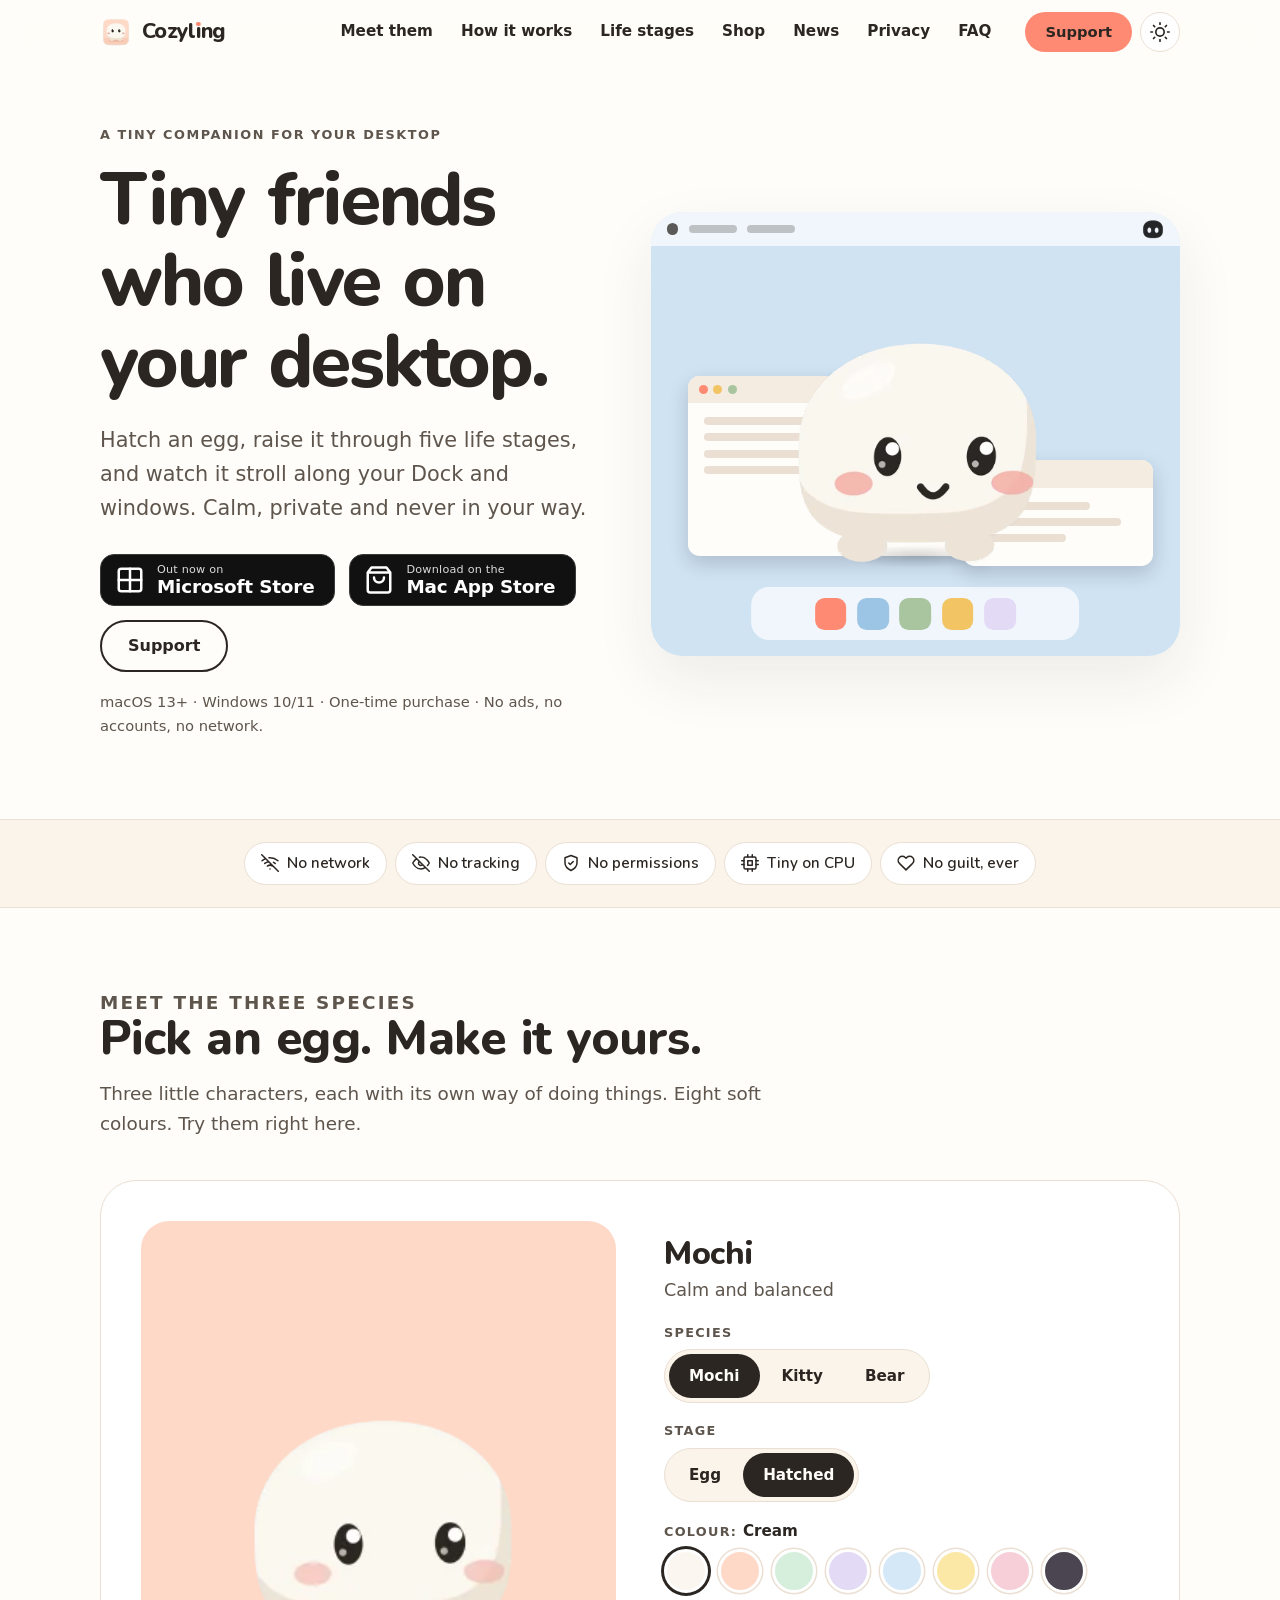
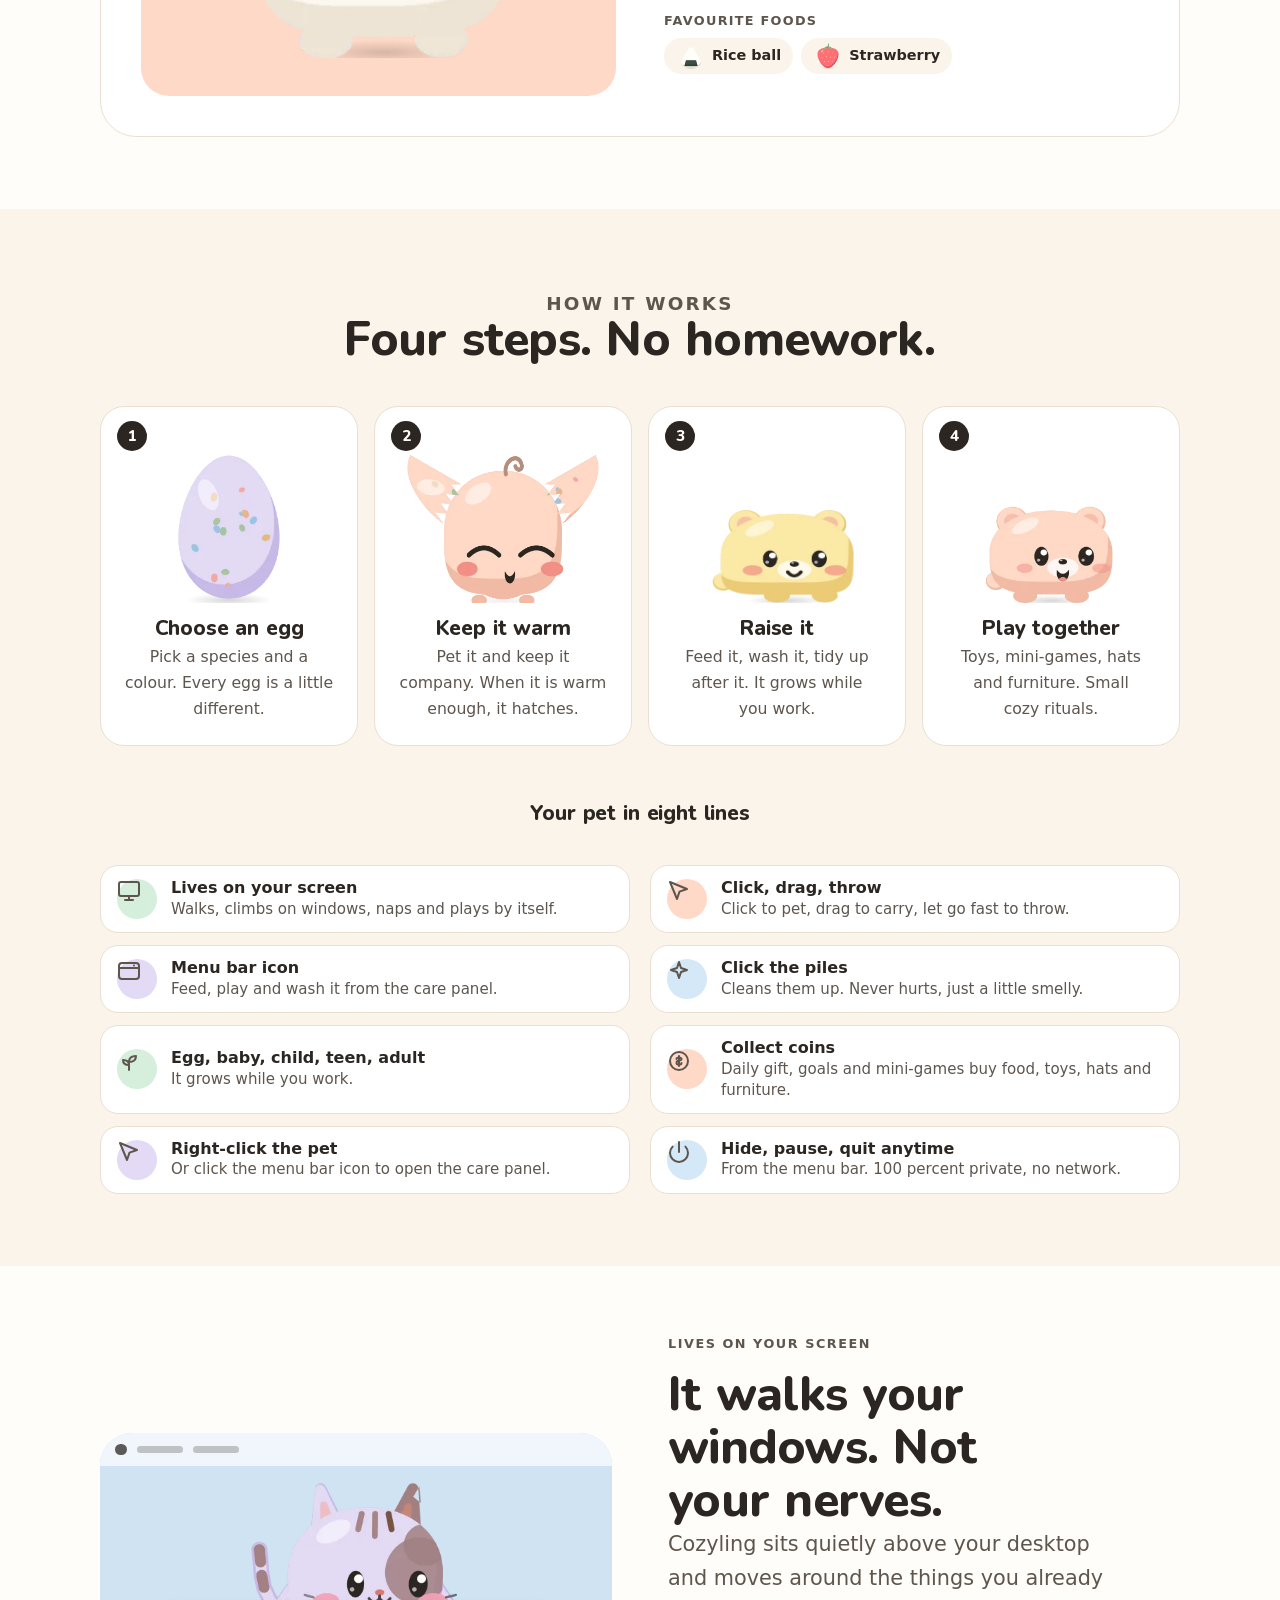
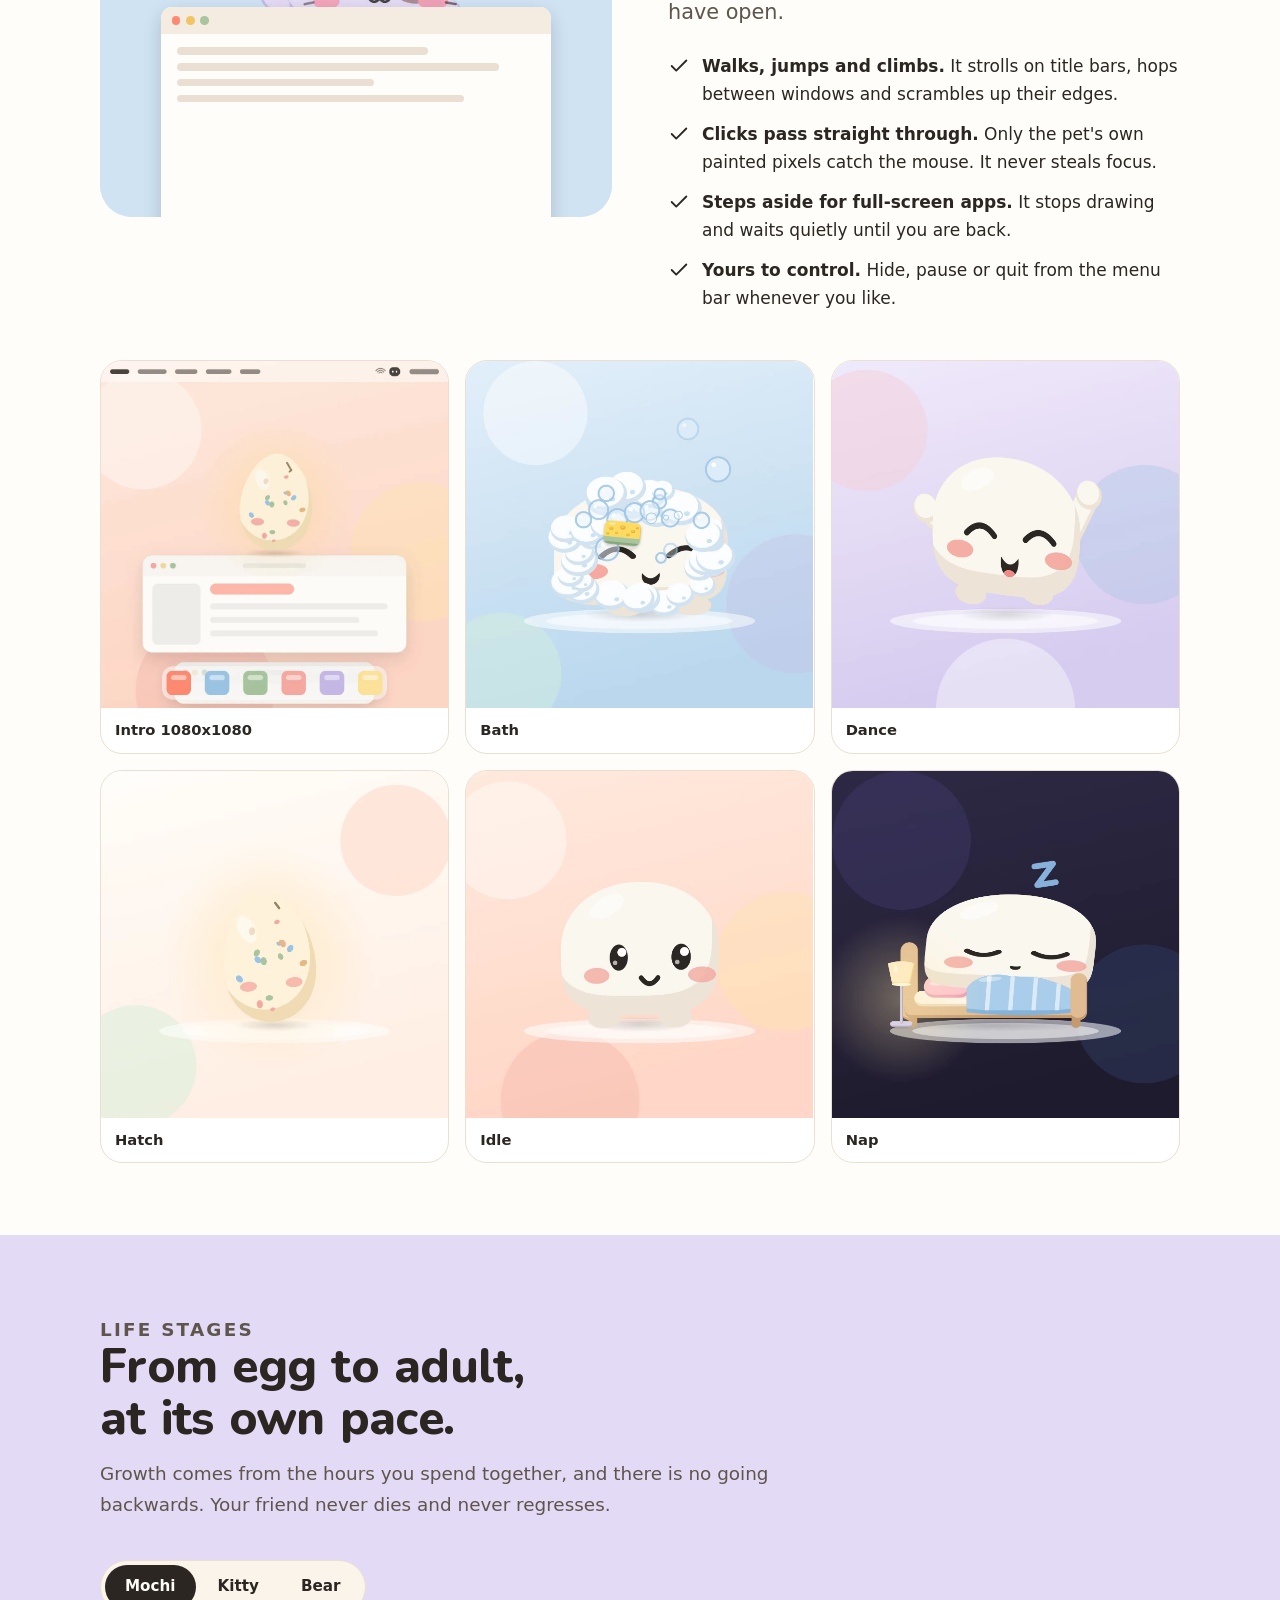
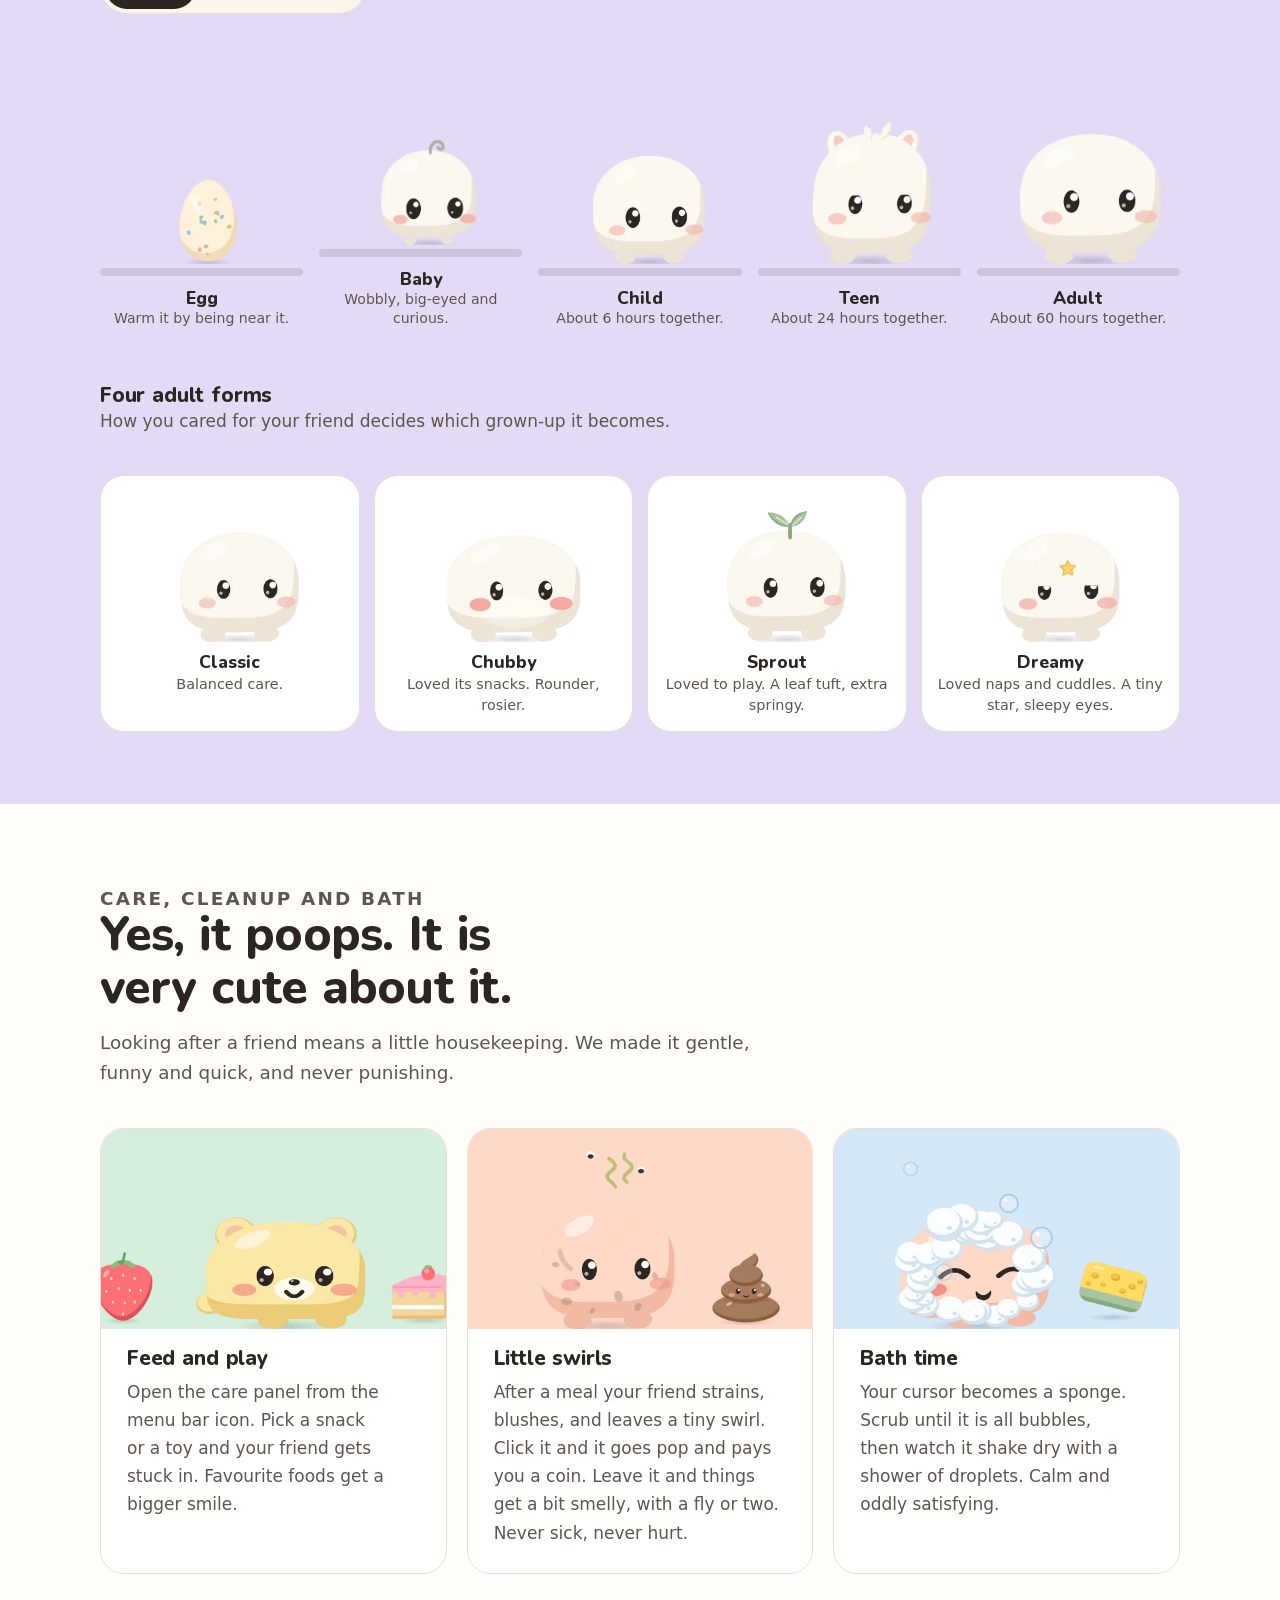
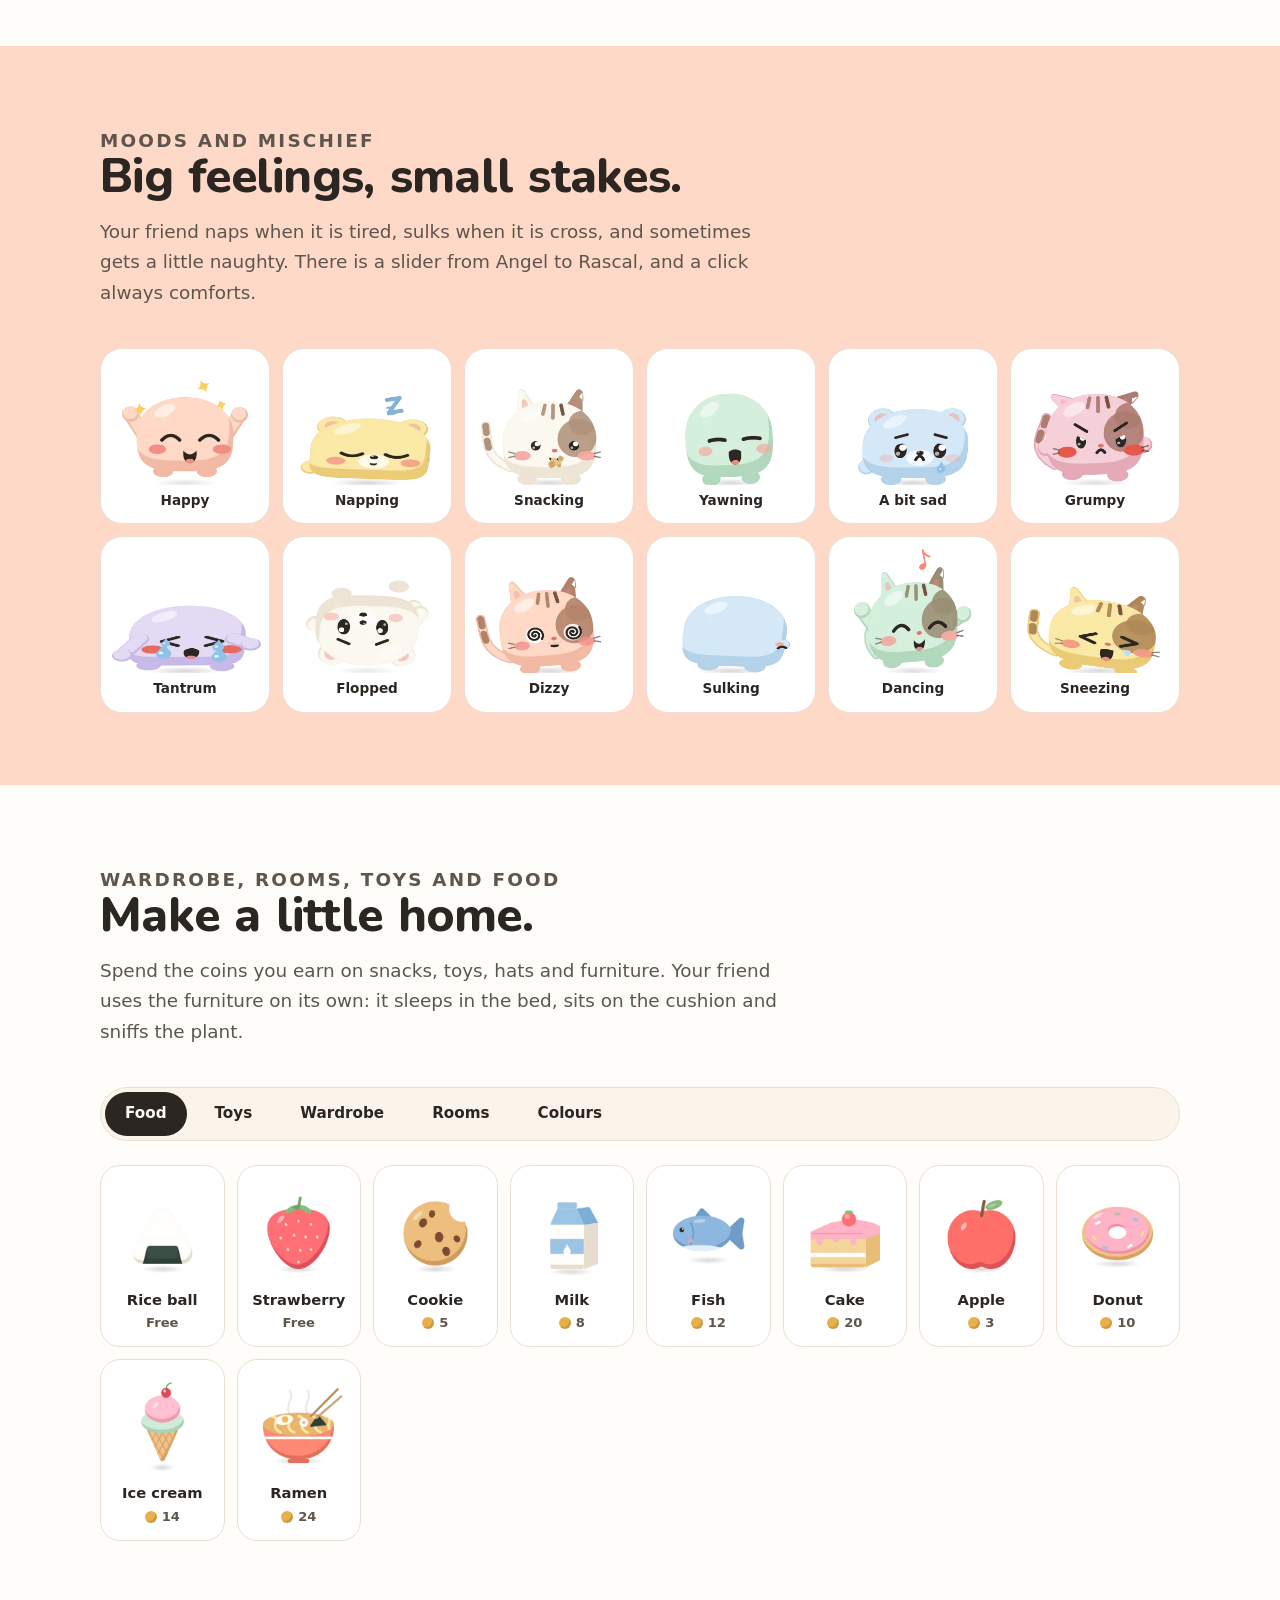
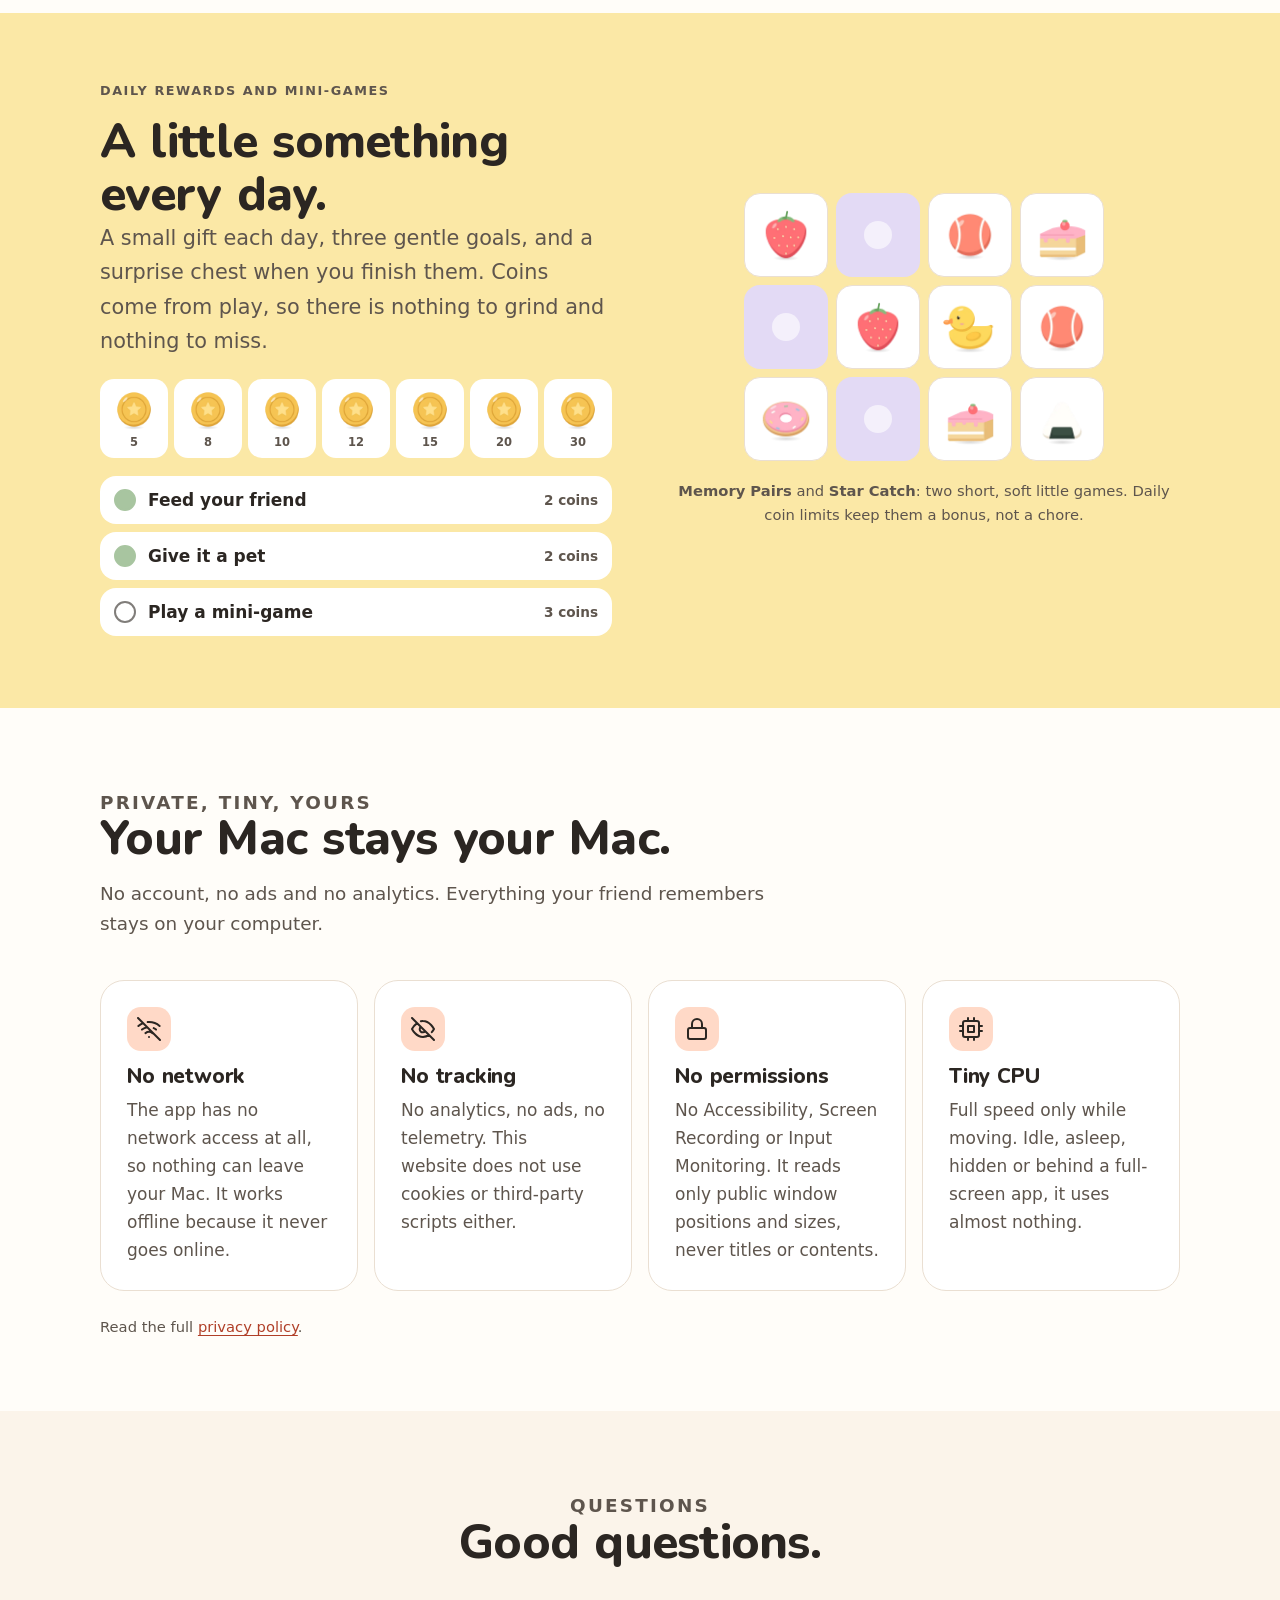
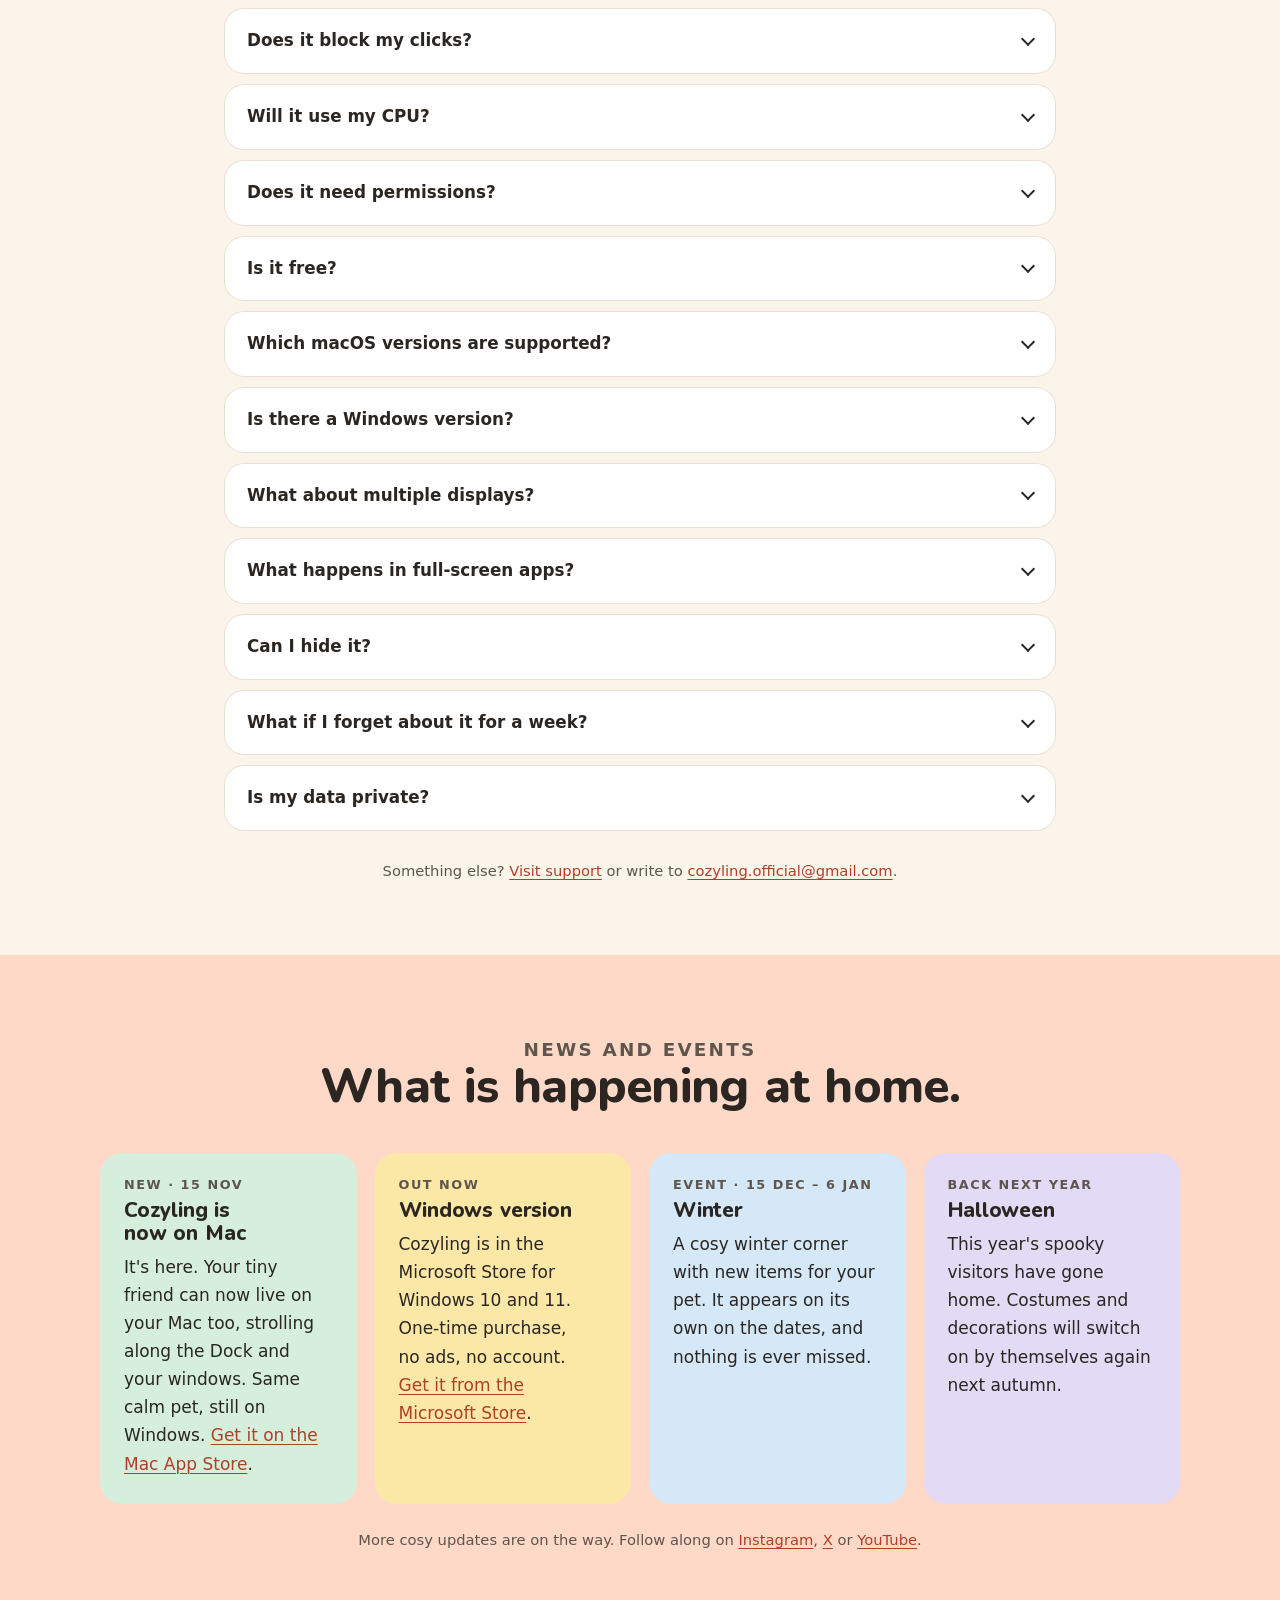
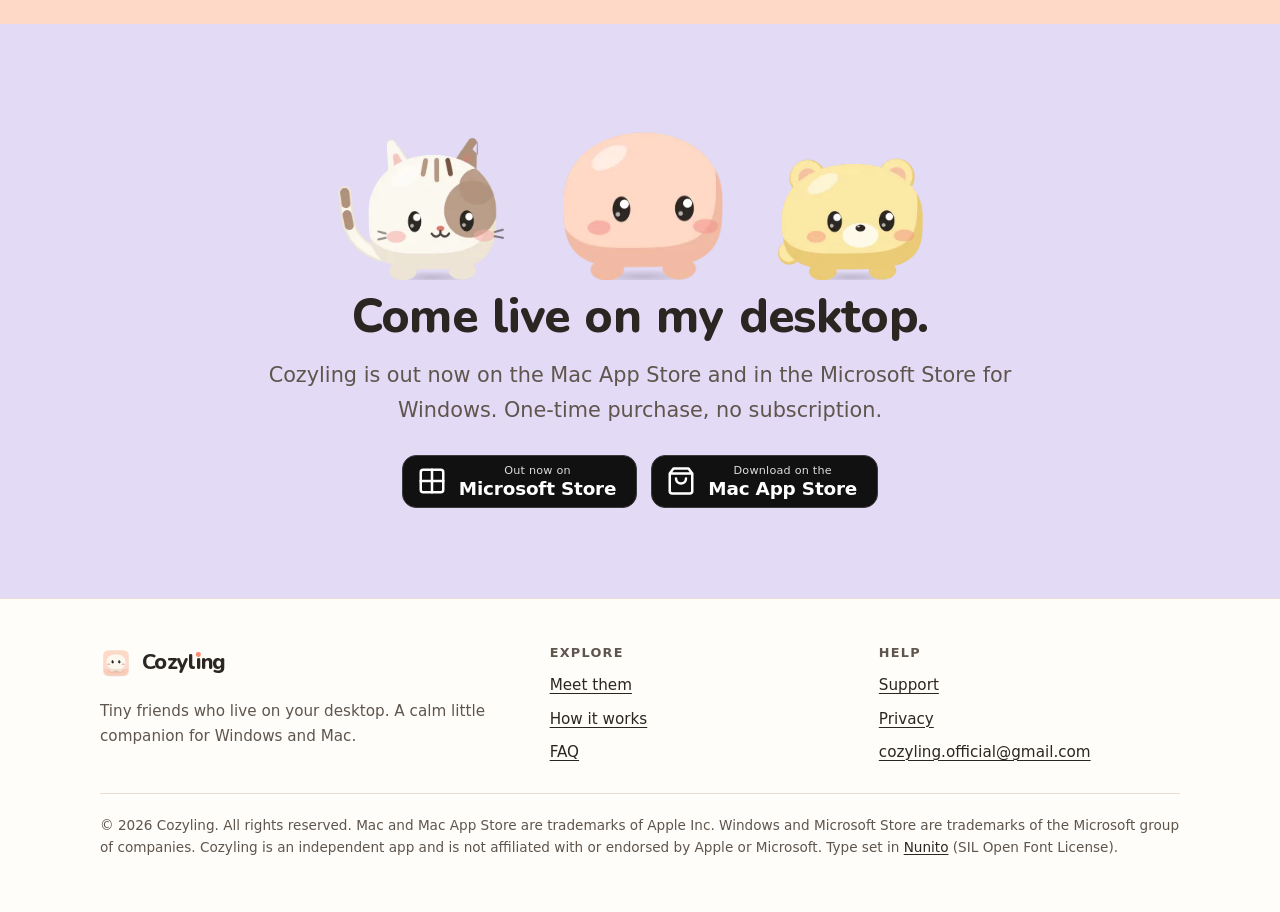
<file: index.html>
<!doctype html>
<html lang="en">
<head>
<meta charset="utf-8">
<meta name="viewport" content="width=device-width, initial-scale=1">
<title>Cozyling: Tiny friends who live on your desktop.</title>
<meta name="description" content="Cozyling is a calm desktop pet for Mac and Windows, out now on both. Hatch an egg, raise it through five life stages, and watch it stroll along your Dock and windows. Private, tiny on CPU, never in your way.">
<meta name="robots" content="index,follow">
<link rel="canonical" href="https://ianshinvl-ui.github.io/cozyling/">
<meta name="theme-color" content="#FFFDF9" media="(prefers-color-scheme: light)">
<meta name="theme-color" content="#1F1B2E" media="(prefers-color-scheme: dark)">
<meta name="color-scheme" content="light dark">
<link rel="icon" href="favicon.ico" sizes="48x48">
<link rel="icon" type="image/png" sizes="32x32" href="favicon-32.png">
<link rel="icon" type="image/png" sizes="16x16" href="favicon-16.png">
<link rel="apple-touch-icon" href="apple-touch-icon.png">
<link rel="manifest" href="site.webmanifest">
<meta property="og:type" content="website">
<meta property="og:site_name" content="Cozyling">
<meta property="og:title" content="Cozyling: Tiny friends who live on your desktop.">
<meta property="og:description" content="Cozyling is a calm desktop pet for Mac and Windows, out now on both. Hatch an egg, raise it through five life stages, and watch it stroll along your Dock and windows. Private, tiny on CPU, never in your way.">
<meta property="og:url" content="https://ianshinvl-ui.github.io/cozyling/">
<meta property="og:image" content="https://ianshinvl-ui.github.io/cozyling/assets/og.png">
<meta property="og:image:width" content="1200">
<meta property="og:image:height" content="630">
<meta property="og:image:alt" content="Cozyling: Tiny friends who live on your desktop.">
<meta property="og:locale" content="en_US">
<meta name="twitter:card" content="summary_large_image">
<meta name="twitter:title" content="Cozyling: Tiny friends who live on your desktop.">
<meta name="twitter:description" content="Cozyling is a calm desktop pet for Mac and Windows, out now on both. Hatch an egg, raise it through five life stages, and watch it stroll along your Dock and windows. Private, tiny on CPU, never in your way.">
<meta name="twitter:image" content="https://ianshinvl-ui.github.io/cozyling/assets/og.png">
<meta name="twitter:image:alt" content="Cozyling: Tiny friends who live on your desktop.">
<script>try{var t=localStorage.getItem('theme');if(t==='dark'||t==='light')document.documentElement.setAttribute('data-theme',t)}catch(e){}</script>

<link rel="preload" href="fonts/nunito-latin-var.woff2" as="font" type="font/woff2" crossorigin>
<link rel="stylesheet" href="assets/site.css">
<script type="application/ld+json">{"@context": "https://schema.org", "@type": "SoftwareApplication", "name": "Cozyling", "description": "Cozyling is a calm desktop pet for Windows and Mac. Hatch & raise a desktop pet.", "applicationCategory": "GameApplication", "applicationSubCategory": "EntertainmentApplication", "operatingSystem": "Windows 10, Windows 11", "url": "https://ianshinvl-ui.github.io/cozyling/", "image": "https://ianshinvl-ui.github.io/cozyling/assets/og.png", "inLanguage": "en", "offers": {"@type": "Offer", "url": "https://apps.microsoft.com/detail/9plnmm74v230", "availability": "https://schema.org/InStock"}}</script>
<script type="application/ld+json">{"@context": "https://schema.org", "@type": "FAQPage", "mainEntity": [{"@type": "Question", "name": "Does it block my clicks?", "acceptedAnswer": {"@type": "Answer", "text": "No. Clicks pass straight through to the apps underneath. The only places that catch them are the pet's own painted pixels and the little things you can pick up, like toys and furniture. It never steals keyboard focus either."}}, {"@type": "Question", "name": "Will it use my CPU?", "acceptedAnswer": {"@type": "Answer", "text": "Hardly any. Cozyling draws at full speed only while something is moving. When your friend is idle or asleep it slows right down, and it draws nothing while hidden or while a full-screen app is in front."}}, {"@type": "Question", "name": "Does it need permissions?", "acceptedAnswer": {"@type": "Answer", "text": "No. There is no Accessibility, Screen Recording or Input Monitoring request, and no pop-ups asking for access. To walk along your windows it reads only their public position and size, never their titles or what is inside them."}}, {"@type": "Question", "name": "Is it free?", "acceptedAnswer": {"@type": "Answer", "text": "It is a one-time purchase from the Mac App Store (Mac) or the Microsoft Store (Windows). No subscription, no ads, no account, and nothing you have to keep paying to keep your friend."}}, {"@type": "Question", "name": "Which macOS versions are supported?", "acceptedAnswer": {"@type": "Answer", "text": "macOS 13 or later: Ventura and newer, on Apple silicon and Intel Macs."}}, {"@type": "Question", "name": "Is there a Windows version?", "acceptedAnswer": {"@type": "Answer", "text": "Yes. Cozyling for Windows 10 and 11 is out now in the Microsoft Store. The Mac version is out now in the Mac App Store."}}, {"@type": "Question", "name": "What about multiple displays?", "acceptedAnswer": {"@type": "Answer", "text": "Cozyling knows about every display you have connected, so your friend can live wherever your windows are."}}, {"@type": "Question", "name": "What happens in full-screen apps?", "acceptedAnswer": {"@type": "Answer", "text": "By default your friend steps out of the way and stops drawing while a full-screen app is active. You can change that in Settings."}}, {"@type": "Question", "name": "Can I hide it?", "acceptedAnswer": {"@type": "Answer", "text": "Any time. The menu bar icon lets you hide, pause or quit in one click. Launch at login is optional and off until you switch it on."}}, {"@type": "Question", "name": "What if I forget about it for a week?", "acceptedAnswer": {"@type": "Answer", "text": "Nothing bad happens, ever. There is no death, no guilt and no game over. If its needs run low your friend just looks sleepy or a little sad, and a snack fixes everything."}}, {"@type": "Question", "name": "Is my data private?", "acceptedAnswer": {"@type": "Answer", "text": "Completely. The app has no network access, no analytics and no account. Everything it remembers stays on your Mac."}}]}</script>
</head>
<body>
<a class="skip" href="#main">Skip to content</a>
<header class="site-head">
  <div class="wrap">
    <a class="logo" href="index.html" aria-label="Cozyling home"><img src="assets/img/app-icon.webp" width="32" height="32" alt=""><span aria-hidden="true">Cozyl<span class="idot">ı</span>ng</span><span class="sr">Cozyling</span></a>
    <nav class="nav" aria-label="Main">
      <a href="index.html#meet">Meet them</a><a href="index.html#how">How it works</a><a href="index.html#stages">Life stages</a><a href="index.html#shop">Shop</a><a href="index.html#events">News</a><a href="index.html#privacy">Privacy</a><a href="index.html#faq">FAQ</a>
    </nav>
    <div class="head-tools">
      <a class="btn btn-accent btn-sm" href="support.html">Support</a>
      <button class="icon-btn" id="theme-toggle" type="button" aria-label="Dark mode" aria-pressed="false"><span class="theme-ico-sun"><svg class="" viewBox="0 0 24 24" fill="none" stroke="currentColor" stroke-width="2" stroke-linecap="round" stroke-linejoin="round" aria-hidden="true" focusable="false"><circle cx="12" cy="12" r="5"/><path d="M12 1v2M12 21v2M4.2 4.2l1.4 1.4M18.4 18.4l1.4 1.4M1 12h2M21 12h2M4.2 19.8l1.4-1.4M18.4 5.6l1.4-1.4"/></svg></span><span class="theme-ico-moon"><svg class="" viewBox="0 0 24 24" fill="none" stroke="currentColor" stroke-width="2" stroke-linecap="round" stroke-linejoin="round" aria-hidden="true" focusable="false"><path d="M21 12.8A9 9 0 1 1 11.2 3 7 7 0 0 0 21 12.8z"/></svg></span></button>
      <details class="mnav"><summary class="icon-btn" aria-label="Menu"><svg viewBox="0 0 24 24" fill="none" stroke="currentColor" stroke-width="2" stroke-linecap="round" aria-hidden="true"><path d="M4 7h16M4 12h16M4 17h16"/></svg></summary>
        <ul><li><a href="index.html#meet">Meet them</a></li><li><a href="index.html#how">How it works</a></li><li><a href="index.html#stages">Life stages</a></li><li><a href="index.html#shop">Shop</a></li><li><a href="index.html#events">News</a></li><li><a href="index.html#privacy">Privacy</a></li><li><a href="index.html#faq">FAQ</a></li></ul></details>
    </div>
  </div>
</header>

<main id="main">

<section class="hero">
  <div class="wrap">
    <div>
      <p class="eyebrow">A tiny companion for your desktop</p>
      <h1>Tiny friends who live on your desktop.</h1>
      <p class="lead">Hatch an egg, raise it through five life stages, and watch it stroll along your Dock and windows. Calm, private and never in your way.</p>
      <div class="cta-row"><a class="badge" href="https://apps.microsoft.com/detail/9plnmm74v230" aria-label="Get Cozyling from the Microsoft Store"><svg class="" viewBox="0 0 24 24" fill="none" stroke="currentColor" stroke-width="2" stroke-linecap="round" stroke-linejoin="round" aria-hidden="true" focusable="false"><rect x="3" y="3" width="18" height="18" rx="2"/><path d="M3 12h18M12 3v18"/></svg><span><small>Out now on</small><strong>Microsoft Store</strong></span></a><a class="badge" href="https://apps.apple.com/app/id6822063268?ct=site" aria-label="Download Cozyling on the Mac App Store"><svg class="" viewBox="0 0 24 24" fill="none" stroke="currentColor" stroke-width="2" stroke-linecap="round" stroke-linejoin="round" aria-hidden="true" focusable="false"><path d="M6 2L3 6v14a2 2 0 0 0 2 2h14a2 2 0 0 0 2-2V6l-3-4zM3 6h18M16 10a4 4 0 0 1-8 0"/></svg><span><small>Download on the</small><strong>Mac App Store</strong></span></a><a class="btn btn-ghost" href="support.html">Support</a></div>
      <p class="fine">macOS 13+ &middot; Windows 10/11 &middot; One-time purchase &middot; No ads, no accounts, no network.</p>
    </div>
    <div class="hero-art"><div class="scene has-video" role="img" aria-label="A little round friend standing on a window title bar on a Mac desktop, with a baby friend on another window and an egg by the Dock."><div class="mb"><i></i><span></span><span></span><img class="menubar-ico" src="assets/img/menubar.webp" width="22" height="22" alt=""></div><div class="win win-a"><div class="tb"><i></i><i></i><i></i></div><div class="ln"><b></b><b></b><b></b><b></b></div></div><div class="win win-b"><div class="tb"><i></i><i></i><i></i></div><div class="ln"><b></b><b></b><b></b></div></div><div class="dockbar"><i style="--c:#FF8A73"></i><i style="--c:#9CC4E4"></i><i style="--c:#A8C5A0"></i><i style="--c:#F2C464"></i><i style="--c:#E3DAF5"></i></div><img src="assets/img/hero_egg.webp" width="176" height="248" alt="" class="pet pet-egg" loading="eager" decoding="async"><img src="assets/img/hero_baby.webp" width="252" height="275" alt="" class="pet pet-baby" loading="eager" decoding="async"><img src="assets/img/hero_mochi.webp" width="323" height="294" alt="" class="pet pet-main" fetchpriority="high" decoding="async"><svg class="heart" style="left:36cqw;top:13cqw" viewBox="0 0 24 24" fill="currentColor" aria-hidden="true"><path stroke="none" d="M20.8 4.6a5.5 5.5 0 0 0-7.8 0L12 5.7l-1-1.1a5.5 5.5 0 0 0-7.8 7.8l1 1.1L12 21.2l7.8-7.7 1-1.1a5.5 5.5 0 0 0 0-7.8z"/></svg><svg class="heart" style="left:44cqw;top:16cqw" viewBox="0 0 24 24" fill="currentColor" aria-hidden="true"><path stroke="none" d="M20.8 4.6a5.5 5.5 0 0 0-7.8 0L12 5.7l-1-1.1a5.5 5.5 0 0 0-7.8 7.8l1 1.1L12 21.2l7.8-7.7 1-1.1a5.5 5.5 0 0 0 0-7.8z"/></svg><svg class="heart" style="left:30cqw;top:17cqw" viewBox="0 0 24 24" fill="currentColor" aria-hidden="true"><path stroke="none" d="M20.8 4.6a5.5 5.5 0 0 0-7.8 0L12 5.7l-1-1.1a5.5 5.5 0 0 0-7.8 7.8l1 1.1L12 21.2l7.8-7.7 1-1.1a5.5 5.5 0 0 0 0-7.8z"/></svg><span class="bubble" aria-hidden="true">hi!</span><video data-autoplay muted loop playsinline preload="none" aria-hidden="true" tabindex="-1" poster="assets/img/hero_poster.webp"><source data-src="assets/video/hero_loop.webm" type="video/webm"><source data-src="assets/video/hero_loop.mp4" type="video/mp4"></video></div></div>
  </div>
</section>

<div class="trust"><div class="wrap"><ul class="pillrow">
  <li class="pill"><svg class="" viewBox="0 0 24 24" fill="none" stroke="currentColor" stroke-width="2" stroke-linecap="round" stroke-linejoin="round" aria-hidden="true" focusable="false"><path d="M1 1l22 22M16.7 11.1A11 11 0 0 1 19 12.6M5 12.6a11 11 0 0 1 5.2-2.4M10.7 5.1A16 16 0 0 1 22.6 9M1.4 9a16 16 0 0 1 4.7-2.9M8.5 16.1a6 6 0 0 1 7 0M12 20h.01"/></svg> No network</li><li class="pill"><svg class="" viewBox="0 0 24 24" fill="none" stroke="currentColor" stroke-width="2" stroke-linecap="round" stroke-linejoin="round" aria-hidden="true" focusable="false"><path d="M17.9 17.9A10.9 10.9 0 0 1 12 20c-7 0-11-8-11-8a18.5 18.5 0 0 1 5.1-5.9M9.9 4.2A9 9 0 0 1 12 4c7 0 11 8 11 8a18.5 18.5 0 0 1-2.2 3.2M14.1 14.1a3 3 0 1 1-4.2-4.2M1 1l22 22"/></svg> No tracking</li><li class="pill"><svg class="" viewBox="0 0 24 24" fill="none" stroke="currentColor" stroke-width="2" stroke-linecap="round" stroke-linejoin="round" aria-hidden="true" focusable="false"><path d="M12 22s8-4 8-10V5l-8-3-8 3v7c0 6 8 10 8 10z"/><path d="M9 12l2 2 4-4"/></svg> No permissions</li>
  <li class="pill"><svg class="" viewBox="0 0 24 24" fill="none" stroke="currentColor" stroke-width="2" stroke-linecap="round" stroke-linejoin="round" aria-hidden="true" focusable="false"><rect x="4" y="4" width="16" height="16" rx="2"/><rect x="9" y="9" width="6" height="6"/><path d="M9 1v3M15 1v3M9 20v3M15 20v3M20 9h3M20 14h3M1 9h3M1 14h3"/></svg> Tiny on CPU</li><li class="pill"><svg class="" viewBox="0 0 24 24" fill="none" stroke="currentColor" stroke-width="2" stroke-linecap="round" stroke-linejoin="round" aria-hidden="true" focusable="false"><path d="M20.8 4.6a5.5 5.5 0 0 0-7.8 0L12 5.7l-1-1.1a5.5 5.5 0 0 0-7.8 7.8l1 1.1L12 21.2l7.8-7.7 1-1.1a5.5 5.5 0 0 0 0-7.8z"/></svg> No guilt, ever</li>
</ul></div></div>

<section class="section" id="meet">
  <div class="wrap">
    <div class="head-block"><p class="eyebrow">Meet the three species</p><h2>Pick an egg. Make it yours.</h2><p>Three little characters, each with its own way of doing things. Eight soft colours. Try them right here.</p></div>
    <div class="picker" id="picker">
      <div class="picker-stage" id="picker-stage" style="background-color:var(--peach)"><img src="assets/img/pick_mochi_adult_mochi.webp" width="259" height="207" alt="Mochi in cream" id="picker-img" loading="eager" decoding="async"></div>
      <div>
        <h3 id="picker-name">Mochi</h3>
        <p class="tagline" id="picker-tag">Calm and balanced</p>
        <span class="ctl-label" id="l-sp">Species</span>
        <div class="seg" role="group" aria-labelledby="l-sp"><button type="button" data-sp="mochi" aria-pressed="true">Mochi</button><button type="button" data-sp="kitty" aria-pressed="false">Kitty</button><button type="button" data-sp="bear" aria-pressed="false">Bear</button></div>
        <span class="ctl-label" id="l-mode">Stage</span>
        <div class="seg" role="group" aria-labelledby="l-mode"><button type="button" data-mode="egg" aria-pressed="false">Egg</button><button type="button" data-mode="adult" aria-pressed="true">Hatched</button></div>
        <span class="ctl-label">Colour: <span id="picker-color" style="text-transform:none;letter-spacing:0;font-size:.95rem;color:var(--ink)">Cream</span></span>
        <div class="swatches" role="group" aria-label="Colour"><button type="button" data-color="mochi" aria-pressed="true" aria-label="Cream" title="Cream" style="--c:#FBF7F0"></button><button type="button" data-color="peach" aria-pressed="false" aria-label="Peach" title="Peach" style="--c:#FFD9C7"></button><button type="button" data-color="mint" aria-pressed="false" aria-label="Mint" title="Mint" style="--c:#D5EFDC"></button><button type="button" data-color="lavender" aria-pressed="false" aria-label="Lavender" title="Lavender" style="--c:#E3DAF5"></button><button type="button" data-color="sky" aria-pressed="false" aria-label="Sky" title="Sky" style="--c:#D4E8F7"></button><button type="button" data-color="butter" aria-pressed="false" aria-label="Butter" title="Butter" style="--c:#FBE8A6"></button><button type="button" data-color="rose" aria-pressed="false" aria-label="Rose" title="Rose" style="--c:#F6CFD8"></button><button type="button" data-color="charcoal" aria-pressed="false" aria-label="Charcoal" title="Charcoal" style="--c:#4A4550"></button></div>
        <span class="ctl-label">Favourite foods</span>
        <ul class="chips" id="picker-foods"><li class="chip"><img src="assets/img/item_food_onigiri.webp" width="240" height="240" alt="" loading="eager" decoding="async">Rice ball</li><li class="chip"><img src="assets/img/item_food_strawberry.webp" width="240" height="240" alt="" loading="eager" decoding="async">Strawberry</li></ul>
      </div>
    </div>
  </div>
</section>

<section class="section band" id="how">
  <div class="wrap">
    <div class="head-block center"><p class="eyebrow">How it works</p><h2>Four steps. No homework.</h2></div>
    <ol class="steps">
      <li class="step"><div class="art"><img src="assets/img/hero_egg.webp" width="176" height="248" alt="A speckled egg" loading="lazy" decoding="async"></div><h3>Choose an egg</h3><p>Pick a species and a colour. Every egg is a little different.</p></li>
      <li class="step"><div class="art"><img src="assets/img/hatch_mochi.webp" width="378" height="288" alt="An egg cracking open" loading="lazy" decoding="async"></div><h3>Keep it warm</h3><p>Pet it and keep it company. When it is warm enough, it hatches.</p></li>
      <li class="step"><div class="art"><img src="assets/img/care_clean.webp" width="365" height="316" alt="A happy bear sitting" loading="lazy" decoding="async"></div><h3>Raise it</h3><p>Feed it, wash it, tidy up after it. It grows while you work.</p></li>
      <li class="step"><div class="art"><img src="assets/img/mood_play.webp" width="302" height="244" alt="A pet playing" loading="lazy" decoding="async"></div><h3>Play together</h3><p>Toys, mini-games, hats and furniture. Small cozy rituals.</p></li>
    </ol>
    <h3 style="margin-top:56px;text-align:center">Your pet in eight lines</h3>
    <ul class="howto"><li class="c1"><span class="ico"><svg class="" viewBox="0 0 24 24" fill="none" stroke="currentColor" stroke-width="2" stroke-linecap="round" stroke-linejoin="round" aria-hidden="true" focusable="false"><rect x="2" y="3" width="20" height="14" rx="2"/><path d="M8 21h8M12 17v4"/></svg></span><div><strong>Lives on your screen</strong><span>Walks, climbs on windows, naps and plays by itself.</span></div></li><li class="c2"><span class="ico"><svg class="" viewBox="0 0 24 24" fill="none" stroke="currentColor" stroke-width="2" stroke-linecap="round" stroke-linejoin="round" aria-hidden="true" focusable="false"><path d="M3 3l7 17 2.5-7.4L20 10 3 3z"/></svg></span><div><strong>Click, drag, throw</strong><span>Click to pet, drag to carry, let go fast to throw.</span></div></li><li class="c3"><span class="ico"><svg class="" viewBox="0 0 24 24" fill="none" stroke="currentColor" stroke-width="2" stroke-linecap="round" stroke-linejoin="round" aria-hidden="true" focusable="false"><rect x="2" y="4" width="20" height="16" rx="3"/><path d="M2 9h20M17 6.5h.01"/></svg></span><div><strong>Menu bar icon</strong><span>Feed, play and wash it from the care panel.</span></div></li><li class="c4"><span class="ico"><svg class="" viewBox="0 0 24 24" fill="none" stroke="currentColor" stroke-width="2" stroke-linecap="round" stroke-linejoin="round" aria-hidden="true" focusable="false"><path d="M12 3l2 6 6 2-6 2-2 6-2-6-6-2 6-2z"/></svg></span><div><strong>Click the piles</strong><span>Cleans them up. Never hurts, just a little smelly.</span></div></li><li class="c1"><span class="ico"><svg class="" viewBox="0 0 24 24" fill="none" stroke="currentColor" stroke-width="2" stroke-linecap="round" stroke-linejoin="round" aria-hidden="true" focusable="false"><path d="M12 21v-8M12 13c0-4 3-6 7-6 0 4-3 6-7 6zM12 16c0-3-2-5-6-5 0 3 2 5 6 5z"/></svg></span><div><strong>Egg, baby, child, teen, adult</strong><span>It grows while you work.</span></div></li><li class="c2"><span class="ico"><svg class="" viewBox="0 0 24 24" fill="none" stroke="currentColor" stroke-width="2" stroke-linecap="round" stroke-linejoin="round" aria-hidden="true" focusable="false"><circle cx="12" cy="12" r="9"/><path d="M12 7v10M9.5 10c0-1 1-1.6 2.5-1.6s2.5.6 2.5 1.6-1 1.4-2.5 1.6S9.5 13 9.5 14s1 1.6 2.5 1.6 2.5-.6 2.5-1.6"/></svg></span><div><strong>Collect coins</strong><span>Daily gift, goals and mini-games buy food, toys, hats and furniture.</span></div></li><li class="c3"><span class="ico"><svg class="" viewBox="0 0 24 24" fill="none" stroke="currentColor" stroke-width="2" stroke-linecap="round" stroke-linejoin="round" aria-hidden="true" focusable="false"><path d="M3 3l7 17 2.5-7.4L20 10 3 3z"/></svg></span><div><strong>Right-click the pet</strong><span>Or click the menu bar icon to open the care panel.</span></div></li><li class="c4"><span class="ico"><svg class="" viewBox="0 0 24 24" fill="none" stroke="currentColor" stroke-width="2" stroke-linecap="round" stroke-linejoin="round" aria-hidden="true" focusable="false"><path d="M18.4 6.6a9 9 0 1 1-12.8 0M12 2v10"/></svg></span><div><strong>Hide, pause, quit anytime</strong><span>From the menu bar. 100 percent private, no network.</span></div></li></ul>
  </div>
</section>

<section class="section" id="screen">
  <div class="wrap split">
    <div class="frame"><div class="scene" style="position:absolute;inset:0;aspect-ratio:auto;border-radius:0;box-shadow:none;width:100%;height:100%" role="img" aria-label="A pet peeking over the top of a window"><div class="mb"><i></i><span></span><span></span></div><div class="win" style="left:12cqw;top:34cqw;width:76cqw;height:50cqw"><div class="tb"><i></i><i></i><i></i></div><div class="ln"><b></b><b></b><b></b><b></b></div></div><img src="assets/img/hero_peek.webp" width="307" height="196" alt="" class="pet pet-peek" loading="eager" decoding="async"></div></div>
    <div>
      <p class="eyebrow">Lives on your screen</p>
      <h2>It walks your windows. Not your nerves.</h2>
      <p class="lead">Cozyling sits quietly above your desktop and moves around the things you already have open.</p>
      <ul class="ticks">
        <li><svg class="" viewBox="0 0 24 24" fill="none" stroke="currentColor" stroke-width="2" stroke-linecap="round" stroke-linejoin="round" aria-hidden="true" focusable="false"><path d="M20 6L9 17l-5-5"/></svg><span><b>Walks, jumps and climbs.</b> It strolls on title bars, hops between windows and scrambles up their edges.</span></li>
        <li><svg class="" viewBox="0 0 24 24" fill="none" stroke="currentColor" stroke-width="2" stroke-linecap="round" stroke-linejoin="round" aria-hidden="true" focusable="false"><path d="M20 6L9 17l-5-5"/></svg><span><b>Clicks pass straight through.</b> Only the pet's own painted pixels catch the mouse. It never steals focus.</span></li>
        <li><svg class="" viewBox="0 0 24 24" fill="none" stroke="currentColor" stroke-width="2" stroke-linecap="round" stroke-linejoin="round" aria-hidden="true" focusable="false"><path d="M20 6L9 17l-5-5"/></svg><span><b>Steps aside for full-screen apps.</b> It stops drawing and waits quietly until you are back.</span></li>
        <li><svg class="" viewBox="0 0 24 24" fill="none" stroke="currentColor" stroke-width="2" stroke-linecap="round" stroke-linejoin="round" aria-hidden="true" focusable="false"><path d="M20 6L9 17l-5-5"/></svg><span><b>Yours to control.</b> Hide, pause or quit from the menu bar whenever you like.</span></li>
      </ul>
    </div>
  </div>
  <div class="wrap"><div class="loops"><figure><video data-autoplay muted loop playsinline preload="none" aria-label="Intro 1080x1080" poster="assets/img/intro_1080x1080_loop_poster.webp"><source data-src="assets/video/intro_1080x1080_loop.mp4" type="video/mp4"></video><figcaption>Intro 1080x1080</figcaption></figure><figure><video data-autoplay muted loop playsinline preload="none" aria-label="Bath" poster="assets/img/loop_bath_720_poster.webp"><source data-src="assets/video/loop_bath_720.webm" type="video/webm"><source data-src="assets/video/loop_bath_720.mp4" type="video/mp4"></video><figcaption>Bath</figcaption></figure><figure><video data-autoplay muted loop playsinline preload="none" aria-label="Dance" poster="assets/img/loop_dance_720_poster.webp"><source data-src="assets/video/loop_dance_720.webm" type="video/webm"><source data-src="assets/video/loop_dance_720.mp4" type="video/mp4"></video><figcaption>Dance</figcaption></figure><figure><video data-autoplay muted loop playsinline preload="none" aria-label="Hatch" poster="assets/img/loop_hatch_720_poster.webp"><source data-src="assets/video/loop_hatch_720.webm" type="video/webm"><source data-src="assets/video/loop_hatch_720.mp4" type="video/mp4"></video><figcaption>Hatch</figcaption></figure><figure><video data-autoplay muted loop playsinline preload="none" aria-label="Idle" poster="assets/img/loop_idle_720_poster.webp"><source data-src="assets/video/loop_idle_720.webm" type="video/webm"><source data-src="assets/video/loop_idle_720.mp4" type="video/mp4"></video><figcaption>Idle</figcaption></figure><figure><video data-autoplay muted loop playsinline preload="none" aria-label="Nap" poster="assets/img/loop_nap_720_poster.webp"><source data-src="assets/video/loop_nap_720.webm" type="video/webm"><source data-src="assets/video/loop_nap_720.mp4" type="video/mp4"></video><figcaption>Nap</figcaption></figure></div></div>
</section>


<section class="section band band-lav" id="stages">
  <div class="wrap">
    <div class="head-block"><p class="eyebrow">Life stages</p><h2>From egg to adult, at its own pace.</h2><p>Growth comes from the hours you spend together, and there is no going backwards. Your friend never dies and never regresses.</p></div>
    <div class="seg mini-tabs" role="group" aria-label="Species"><button type="button" data-sp="mochi" aria-pressed="true">Mochi</button><button type="button" data-sp="kitty" aria-pressed="false">Kitty</button><button type="button" data-sp="bear" aria-pressed="false">Bear</button></div>
    <ol class="stages" id="stage-list"><li><div class="pic" style="--s:0.55"><img data-stage="egg" src="assets/img/stage_mochi_egg.webp" width="259" height="227" alt="Mochi egg" loading="eager" decoding="async"></div><div class="base"></div><b>Egg</b><small>Warm it by being near it.</small></li><li><div class="pic" style="--s:0.62"><img data-stage="baby" src="assets/img/stage_mochi_baby.webp" width="259" height="227" alt="Mochi baby" loading="eager" decoding="async"></div><div class="base"></div><b>Baby</b><small>Wobbly, big-eyed and curious.</small></li><li><div class="pic" style="--s:0.76"><img data-stage="child" src="assets/img/stage_mochi_child.webp" width="259" height="227" alt="Mochi child" loading="eager" decoding="async"></div><div class="base"></div><b>Child</b><small>About 6 hours together.</small></li><li><div class="pic" style="--s:0.9"><img data-stage="teen" src="assets/img/stage_mochi_teen.webp" width="259" height="227" alt="Mochi teen" loading="eager" decoding="async"></div><div class="base"></div><b>Teen</b><small>About 24 hours together.</small></li><li><div class="pic" style="--s:1"><img data-stage="adult" src="assets/img/stage_mochi_adult.webp" width="259" height="227" alt="Mochi adult" loading="eager" decoding="async"></div><div class="base"></div><b>Adult</b><small>About 60 hours together.</small></li></ol>
    <h3 style="margin-top:56px">Four adult forms</h3>
    <p style="color:var(--ink2)">How you cared for your friend decides which grown-up it becomes.</p>
    <ul class="forms" id="form-list"><li><img data-form="classic" src="assets/img/form_mochi_classic.webp" width="259" height="227" alt="Mochi adult, classic form" loading="lazy" decoding="async"><b>Classic</b><small>Balanced care.</small></li><li><img data-form="chubby" src="assets/img/form_mochi_chubby.webp" width="259" height="227" alt="Mochi adult, chubby form" loading="lazy" decoding="async"><b>Chubby</b><small>Loved its snacks. Rounder, rosier.</small></li><li><img data-form="sprout" src="assets/img/form_mochi_sprout.webp" width="259" height="227" alt="Mochi adult, sprout form" loading="lazy" decoding="async"><b>Sprout</b><small>Loved to play. A leaf tuft, extra springy.</small></li><li><img data-form="dreamy" src="assets/img/form_mochi_dreamy.webp" width="259" height="227" alt="Mochi adult, dreamy form" loading="lazy" decoding="async"><b>Dreamy</b><small>Loved naps and cuddles. A tiny star, sleepy eyes.</small></li></ul>
  </div>
</section>

<section class="section" id="care">
  <div class="wrap">
    <div class="head-block"><p class="eyebrow">Care, cleanup and bath</p><h2>Yes, it poops. It is very cute about it.</h2><p>Looking after a friend means a little housekeeping. We made it gentle, funny and quick, and never punishing.</p></div>
    <div class="grid g3">
      <article class="card care-card"><div class="art" style="--c:var(--mint)"><img src="assets/img/item_food_strawberry.webp" width="240" height="240" alt="" class="sm" loading="lazy" decoding="async"><img src="assets/img/care_clean.webp" width="365" height="316" alt="A happy bear" loading="lazy" decoding="async"><img src="assets/img/item_food_cake.webp" width="240" height="240" alt="" class="sm" loading="lazy" decoding="async"></div><h3>Feed and play</h3><p>Open the care panel from the menu bar icon. Pick a snack or a toy and your friend gets stuck in. Favourite foods get a bigger smile.</p></article>
      <article class="card care-card"><div class="art" style="--c:var(--peach)"><img src="assets/img/care_dirty.webp" width="365" height="316" alt="A pet with stink lines" loading="lazy" decoding="async"><img src="assets/img/item_art_poop.webp" width="240" height="240" alt="" class="sm" loading="lazy" decoding="async"></div><h3>Little swirls</h3><p>After a meal your friend strains, blushes, and leaves a tiny swirl. Click it and it goes pop and pays you a coin. Leave it and things get a bit smelly, with a fly or two. Never sick, never hurt.</p></article>
      <article class="card care-card"><div class="art" style="--c:var(--sky)"><img src="assets/img/care_bath.webp" width="365" height="316" alt="A pet covered in soap foam" loading="lazy" decoding="async"><img src="assets/img/item_art_sponge.webp" width="240" height="240" alt="" class="sm" loading="lazy" decoding="async"></div><h3>Bath time</h3><p>Your cursor becomes a sponge. Scrub until it is all bubbles, then watch it shake dry with a shower of droplets. Calm and oddly satisfying.</p></article>
    </div>
  </div>
</section>

<section class="section band band-peach" id="moods">
  <div class="wrap">
    <div class="head-block"><p class="eyebrow">Moods and mischief</p><h2>Big feelings, small stakes.</h2><p>Your friend naps when it is tired, sulks when it is cross, and sometimes gets a little naughty. There is a slider from Angel to Rascal, and a click always comforts.</p></div>
    <ul class="moods"><li><img src="assets/img/mood_happy.webp" width="302" height="244" alt="Happy" loading="lazy" decoding="async"><span>Happy</span></li><li><img src="assets/img/mood_sleep.webp" width="302" height="244" alt="Napping" loading="lazy" decoding="async"><span>Napping</span></li><li><img src="assets/img/mood_eat.webp" width="302" height="244" alt="Snacking" loading="lazy" decoding="async"><span>Snacking</span></li><li><img src="assets/img/mood_yawn.webp" width="302" height="244" alt="Yawning" loading="lazy" decoding="async"><span>Yawning</span></li><li><img src="assets/img/mood_sad.webp" width="302" height="244" alt="A bit sad" loading="lazy" decoding="async"><span>A bit sad</span></li><li><img src="assets/img/mood_angry.webp" width="302" height="244" alt="Grumpy" loading="lazy" decoding="async"><span>Grumpy</span></li><li><img src="assets/img/mood_tantrum.webp" width="302" height="244" alt="Tantrum" loading="lazy" decoding="async"><span>Tantrum</span></li><li><img src="assets/img/mood_flopped.webp" width="302" height="244" alt="Flopped" loading="lazy" decoding="async"><span>Flopped</span></li><li><img src="assets/img/mood_dizzy.webp" width="302" height="244" alt="Dizzy" loading="lazy" decoding="async"><span>Dizzy</span></li><li><img src="assets/img/mood_sulk.webp" width="302" height="244" alt="Sulking" loading="lazy" decoding="async"><span>Sulking</span></li><li><img src="assets/img/mood_dance.webp" width="302" height="244" alt="Dancing" loading="lazy" decoding="async"><span>Dancing</span></li><li><img src="assets/img/mood_sneeze.webp" width="302" height="244" alt="Sneezing" loading="lazy" decoding="async"><span>Sneezing</span></li></ul>
  </div>
</section>

<section class="section" id="shop">
  <div class="wrap">
    <div class="head-block"><p class="eyebrow">Wardrobe, rooms, toys and food</p><h2>Make a little home.</h2><p>Spend the coins you earn on snacks, toys, hats and furniture. Your friend uses the furniture on its own: it sleeps in the bed, sits on the cushion and sniffs the plant.</p></div>
    <div class="shop-tabs seg" role="group" aria-label="Shop sections">
      <button type="button" data-shop="food" aria-pressed="true">Food</button><button type="button" data-shop="toys" aria-pressed="false">Toys</button><button type="button" data-shop="wear" aria-pressed="false">Wardrobe</button><button type="button" data-shop="rooms" aria-pressed="false">Rooms</button><button type="button" data-shop="colors" aria-pressed="false">Colours</button>
    </div>
    <div class="shop-panel" id="shop-food"><ul class="items"><li class="item"><div class="im"><img src="assets/img/item_food_onigiri.webp" width="240" height="240" alt="Rice ball" loading="lazy" decoding="async"></div><b>Rice ball</b><span class="price free">Free</span></li><li class="item"><div class="im"><img src="assets/img/item_food_strawberry.webp" width="240" height="240" alt="Strawberry" loading="lazy" decoding="async"></div><b>Strawberry</b><span class="price free">Free</span></li><li class="item"><div class="im"><img src="assets/img/item_food_cookie.webp" width="240" height="240" alt="Cookie" loading="lazy" decoding="async"></div><b>Cookie</b><span class="price">5</span></li><li class="item"><div class="im"><img src="assets/img/item_food_milk.webp" width="240" height="240" alt="Milk" loading="lazy" decoding="async"></div><b>Milk</b><span class="price">8</span></li><li class="item"><div class="im"><img src="assets/img/item_food_fish.webp" width="240" height="240" alt="Fish" loading="lazy" decoding="async"></div><b>Fish</b><span class="price">12</span></li><li class="item"><div class="im"><img src="assets/img/item_food_cake.webp" width="240" height="240" alt="Cake" loading="lazy" decoding="async"></div><b>Cake</b><span class="price">20</span></li><li class="item"><div class="im"><img src="assets/img/item_food_apple.webp" width="240" height="240" alt="Apple" loading="lazy" decoding="async"></div><b>Apple</b><span class="price">3</span></li><li class="item"><div class="im"><img src="assets/img/item_food_donut.webp" width="240" height="240" alt="Donut" loading="lazy" decoding="async"></div><b>Donut</b><span class="price">10</span></li><li class="item"><div class="im"><img src="assets/img/item_food_icecream.webp" width="240" height="240" alt="Ice cream" loading="lazy" decoding="async"></div><b>Ice cream</b><span class="price">14</span></li><li class="item"><div class="im"><img src="assets/img/item_food_ramen.webp" width="240" height="240" alt="Ramen" loading="lazy" decoding="async"></div><b>Ramen</b><span class="price">24</span></li></ul></div>
    <div class="shop-panel" id="shop-toys" hidden><ul class="items"><li class="item"><div class="im"><img src="assets/img/item_toy_ball.webp" width="240" height="240" alt="Ball" loading="lazy" decoding="async"></div><b>Ball</b><span class="price free">Free</span></li><li class="item"><div class="im"><img src="assets/img/item_toy_yarn.webp" width="240" height="240" alt="Yarn" loading="lazy" decoding="async"></div><b>Yarn</b><span class="price">15</span></li><li class="item"><div class="im"><img src="assets/img/item_toy_paperplane.webp" width="240" height="240" alt="Paper plane" loading="lazy" decoding="async"></div><b>Paper plane</b><span class="price">25</span></li><li class="item"><div class="im"><img src="assets/img/item_toy_duck.webp" width="240" height="240" alt="Rubber duck" loading="lazy" decoding="async"></div><b>Rubber duck</b><span class="price">18</span></li><li class="item"><div class="im"><img src="assets/img/item_toy_balloon.webp" width="240" height="240" alt="Balloon" loading="lazy" decoding="async"></div><b>Balloon</b><span class="price">22</span></li></ul></div>
    <div class="shop-panel" id="shop-wear" hidden><ul class="items wide"><li class="item"><div class="im"><img src="assets/img/wear_acc_bow.webp" width="227" height="237" alt="A pet wearing the bow" loading="lazy" decoding="async"></div><b>Bow</b><span class="price">30</span></li><li class="item"><div class="im"><img src="assets/img/wear_acc_beanie.webp" width="227" height="237" alt="A pet wearing the beanie" loading="lazy" decoding="async"></div><b>Beanie</b><span class="price">40</span></li><li class="item"><div class="im"><img src="assets/img/wear_acc_glasses.webp" width="227" height="237" alt="A pet wearing the glasses" loading="lazy" decoding="async"></div><b>Glasses</b><span class="price">50</span></li><li class="item"><div class="im"><img src="assets/img/wear_acc_scarf.webp" width="227" height="237" alt="A pet wearing the scarf" loading="lazy" decoding="async"></div><b>Scarf</b><span class="price">60</span></li><li class="item"><div class="im"><img src="assets/img/wear_acc_headphones.webp" width="227" height="237" alt="A pet wearing the headphones" loading="lazy" decoding="async"></div><b>Headphones</b><span class="price">70</span></li><li class="item"><div class="im"><img src="assets/img/wear_acc_leaf.webp" width="227" height="237" alt="A pet wearing the leaf" loading="lazy" decoding="async"></div><b>Leaf</b><span class="price free">Free</span></li><li class="item"><div class="im"><img src="assets/img/wear_acc_crown.webp" width="227" height="237" alt="A pet wearing the crown" loading="lazy" decoding="async"></div><b>Crown</b><span class="price">150</span></li><li class="item"><div class="im"><img src="assets/img/wear_acc_cap.webp" width="227" height="237" alt="A pet wearing the cap" loading="lazy" decoding="async"></div><b>Cap</b><span class="price">45</span></li><li class="item"><div class="im"><img src="assets/img/wear_acc_flower.webp" width="227" height="237" alt="A pet wearing the flower" loading="lazy" decoding="async"></div><b>Flower</b><span class="price">35</span></li><li class="item"><div class="im"><img src="assets/img/wear_acc_bunny.webp" width="227" height="237" alt="A pet wearing the bunny ears" loading="lazy" decoding="async"></div><b>Bunny ears</b><span class="price">80</span></li><li class="item"><div class="im"><img src="assets/img/wear_acc_halo.webp" width="227" height="237" alt="A pet wearing the halo" loading="lazy" decoding="async"></div><b>Halo</b><span class="price">120</span></li></ul></div>
    <div class="shop-panel" id="shop-rooms" hidden><ul class="items rooms"><li class="item"><div class="im" style="--c:var(--peach)"><img src="assets/img/room_cushion.webp" width="472" height="384" alt="Cushion with a pet" loading="lazy" decoding="async"></div><b>Cushion</b><span class="price">35</span></li><li class="item"><div class="im" style="--c:var(--sky)"><img src="assets/img/room_bed.webp" width="472" height="384" alt="Bed with a pet" loading="lazy" decoding="async"></div><b>Bed</b><span class="price">60</span></li><li class="item"><div class="im" style="--c:var(--mint)"><img src="assets/img/room_plant.webp" width="472" height="384" alt="Plant with a pet" loading="lazy" decoding="async"></div><b>Plant</b><span class="price">45</span></li><li class="item"><div class="im" style="--c:var(--lav)"><img src="assets/img/room_rug.webp" width="472" height="384" alt="Rug with a pet" loading="lazy" decoding="async"></div><b>Rug</b><span class="price">30</span></li><li class="item"><div class="im" style="--c:var(--butter)"><img src="assets/img/room_lamp.webp" width="472" height="384" alt="Lamp with a pet" loading="lazy" decoding="async"></div><b>Lamp</b><span class="price">55</span></li></ul></div>
    <div class="shop-panel" id="shop-colors" hidden><ul class="items"><li class="item"><div class="im"><span class="sw" style="--c:#FBF7F0;--c2:#EDE4D6"></span></div><b>Cream</b><span class="price free">Free</span></li><li class="item"><div class="im"><span class="sw" style="--c:#FFD9C7;--c2:#F2BBA3"></span></div><b>Peach</b><span class="price">25</span></li><li class="item"><div class="im"><span class="sw" style="--c:#D5EFDC;--c2:#B2D8BE"></span></div><b>Mint</b><span class="price">25</span></li><li class="item"><div class="im"><span class="sw" style="--c:#E3DAF5;--c2:#C7B9E6"></span></div><b>Lavender</b><span class="price">25</span></li><li class="item"><div class="im"><span class="sw" style="--c:#D4E8F7;--c2:#B3D2EA"></span></div><b>Sky</b><span class="price">25</span></li><li class="item"><div class="im"><span class="sw" style="--c:#FBE8A6;--c2:#EBCB75"></span></div><b>Butter</b><span class="price">30</span></li><li class="item"><div class="im"><span class="sw" style="--c:#F6CFD8;--c2:#E5A9B8"></span></div><b>Rose</b><span class="price">30</span></li><li class="item"><div class="im"><span class="sw" style="--c:#4A4550;--c2:#38333D"></span></div><b>Charcoal</b><span class="price">40</span></li></ul></div>
    <noscript><style>.shop-panel[hidden]{display:block}.shop-panel{margin-bottom:32px}.shop-tabs{display:none}</style></noscript>
  </div>
</section>

<section class="section band band-butter" id="rewards">
  <div class="wrap split">
    <div>
      <p class="eyebrow">Daily rewards and mini-games</p>
      <h2>A little something every day.</h2>
      <p class="lead">A small gift each day, three gentle goals, and a surprise chest when you finish them. Coins come from play, so there is nothing to grind and nothing to miss.</p>
      <ul class="gifts" aria-label="Daily gift sizes"><li><img src="assets/img/item_art_coin.webp" width="240" height="240" alt="" loading="lazy" decoding="async">5</li><li><img src="assets/img/item_art_coin.webp" width="240" height="240" alt="" loading="lazy" decoding="async">8</li><li><img src="assets/img/item_art_coin.webp" width="240" height="240" alt="" loading="lazy" decoding="async">10</li><li><img src="assets/img/item_art_coin.webp" width="240" height="240" alt="" loading="lazy" decoding="async">12</li><li><img src="assets/img/item_art_coin.webp" width="240" height="240" alt="" loading="lazy" decoding="async">15</li><li><img src="assets/img/item_art_coin.webp" width="240" height="240" alt="" loading="lazy" decoding="async">20</li><li><img src="assets/img/item_art_coin.webp" width="240" height="240" alt="" loading="lazy" decoding="async">30</li></ul>
      <ul class="goals"><li class="done"><i></i>Feed your friend<em>2 coins</em></li><li class="done"><i></i>Give it a pet<em>2 coins</em></li><li><i></i>Play a mini-game<em>3 coins</em></li></ul>
    </div>
    <div>
      <div class="mem" aria-hidden="true"><div><img src="assets/img/item_food_strawberry.webp" width="240" height="240" alt="" loading="lazy" decoding="async"></div><div class="back"></div><div><img src="assets/img/item_toy_ball.webp" width="240" height="240" alt="" loading="lazy" decoding="async"></div><div><img src="assets/img/item_food_cake.webp" width="240" height="240" alt="" loading="lazy" decoding="async"></div><div class="back"></div><div><img src="assets/img/item_food_strawberry.webp" width="240" height="240" alt="" loading="lazy" decoding="async"></div><div><img src="assets/img/item_toy_duck.webp" width="240" height="240" alt="" loading="lazy" decoding="async"></div><div><img src="assets/img/item_toy_ball.webp" width="240" height="240" alt="" loading="lazy" decoding="async"></div><div><img src="assets/img/item_food_donut.webp" width="240" height="240" alt="" loading="lazy" decoding="async"></div><div class="back"></div><div><img src="assets/img/item_food_cake.webp" width="240" height="240" alt="" loading="lazy" decoding="async"></div><div><img src="assets/img/item_food_onigiri.webp" width="240" height="240" alt="" loading="lazy" decoding="async"></div></div>
      <p class="fine" style="text-align:center;margin-top:18px"><b>Memory Pairs</b> and <b>Star Catch</b>: two short, soft little games. Daily coin limits keep them a bonus, not a chore.</p>
    </div>
  </div>
</section>

<section class="section" id="privacy">
  <div class="wrap">
    <div class="head-block"><p class="eyebrow">Private, tiny, yours</p><h2>Your Mac stays your Mac.</h2><p>No account, no ads and no analytics. Everything your friend remembers stays on your computer.</p></div>
    <div class="priv">
      <div class="card"><span class="ico"><svg class="" viewBox="0 0 24 24" fill="none" stroke="currentColor" stroke-width="2" stroke-linecap="round" stroke-linejoin="round" aria-hidden="true" focusable="false"><path d="M1 1l22 22M16.7 11.1A11 11 0 0 1 19 12.6M5 12.6a11 11 0 0 1 5.2-2.4M10.7 5.1A16 16 0 0 1 22.6 9M1.4 9a16 16 0 0 1 4.7-2.9M8.5 16.1a6 6 0 0 1 7 0M12 20h.01"/></svg></span><h3>No network</h3><p>The app has no network access at all, so nothing can leave your Mac. It works offline because it never goes online.</p></div>
      <div class="card"><span class="ico"><svg class="" viewBox="0 0 24 24" fill="none" stroke="currentColor" stroke-width="2" stroke-linecap="round" stroke-linejoin="round" aria-hidden="true" focusable="false"><path d="M17.9 17.9A10.9 10.9 0 0 1 12 20c-7 0-11-8-11-8a18.5 18.5 0 0 1 5.1-5.9M9.9 4.2A9 9 0 0 1 12 4c7 0 11 8 11 8a18.5 18.5 0 0 1-2.2 3.2M14.1 14.1a3 3 0 1 1-4.2-4.2M1 1l22 22"/></svg></span><h3>No tracking</h3><p>No analytics, no ads, no telemetry. This website does not use cookies or third-party scripts either.</p></div>
      <div class="card"><span class="ico"><svg class="" viewBox="0 0 24 24" fill="none" stroke="currentColor" stroke-width="2" stroke-linecap="round" stroke-linejoin="round" aria-hidden="true" focusable="false"><rect x="3" y="11" width="18" height="11" rx="2"/><path d="M7 11V7a5 5 0 0 1 10 0v4"/></svg></span><h3>No permissions</h3><p>No Accessibility, Screen Recording or Input Monitoring. It reads only public window positions and sizes, never titles or contents.</p></div>
      <div class="card"><span class="ico"><svg class="" viewBox="0 0 24 24" fill="none" stroke="currentColor" stroke-width="2" stroke-linecap="round" stroke-linejoin="round" aria-hidden="true" focusable="false"><rect x="4" y="4" width="16" height="16" rx="2"/><rect x="9" y="9" width="6" height="6"/><path d="M9 1v3M15 1v3M9 20v3M15 20v3M20 9h3M20 14h3M1 9h3M1 14h3"/></svg></span><h3>Tiny CPU</h3><p>Full speed only while moving. Idle, asleep, hidden or behind a full-screen app, it uses almost nothing.</p></div>
    </div>
    <p class="fine" style="margin-top:24px">Read the full <a href="privacy.html">privacy policy</a>.</p>
  </div>
</section>

<section class="section band" id="faq">
  <div class="wrap">
    <div class="head-block center"><p class="eyebrow">Questions</p><h2>Good questions.</h2></div>
    <div class="faq"><details><summary>Does it block my clicks?</summary><div class="ans"><p>No. Clicks pass straight through to the apps underneath. The only places that catch them are the pet&#x27;s own painted pixels and the little things you can pick up, like toys and furniture. It never steals keyboard focus either.</p></div></details><details><summary>Will it use my CPU?</summary><div class="ans"><p>Hardly any. Cozyling draws at full speed only while something is moving. When your friend is idle or asleep it slows right down, and it draws nothing while hidden or while a full-screen app is in front.</p></div></details><details><summary>Does it need permissions?</summary><div class="ans"><p>No. There is no Accessibility, Screen Recording or Input Monitoring request, and no pop-ups asking for access. To walk along your windows it reads only their public position and size, never their titles or what is inside them.</p></div></details><details><summary>Is it free?</summary><div class="ans"><p>It is a one-time purchase from the Mac App Store (Mac) or the Microsoft Store (Windows). No subscription, no ads, no account, and nothing you have to keep paying to keep your friend.</p></div></details><details><summary>Which macOS versions are supported?</summary><div class="ans"><p>macOS 13 or later: Ventura and newer, on Apple silicon and Intel Macs.</p></div></details><details><summary>Is there a Windows version?</summary><div class="ans"><p>Yes. Cozyling for Windows 10 and 11 is out now in the Microsoft Store. The Mac version is out now in the Mac App Store.</p></div></details><details><summary>What about multiple displays?</summary><div class="ans"><p>Cozyling knows about every display you have connected, so your friend can live wherever your windows are.</p></div></details><details><summary>What happens in full-screen apps?</summary><div class="ans"><p>By default your friend steps out of the way and stops drawing while a full-screen app is active. You can change that in Settings.</p></div></details><details><summary>Can I hide it?</summary><div class="ans"><p>Any time. The menu bar icon lets you hide, pause or quit in one click. Launch at login is optional and off until you switch it on.</p></div></details><details><summary>What if I forget about it for a week?</summary><div class="ans"><p>Nothing bad happens, ever. There is no death, no guilt and no game over. If its needs run low your friend just looks sleepy or a little sad, and a snack fixes everything.</p></div></details><details><summary>Is my data private?</summary><div class="ans"><p>Completely. The app has no network access, no analytics and no account. Everything it remembers stays on your Mac.</p></div></details></div>
    <p class="fine" style="text-align:center;margin-top:28px">Something else? <a href="support.html">Visit support</a> or write to <a href="mailto:cozyling.official@gmail.com">cozyling.official@gmail.com</a>.</p>
  </div>
</section>


<section class="section band band-peach" id="events">
  <div class="wrap">
    <div class="head-block center"><p class="eyebrow">News and events</p><h2>What is happening at home.</h2></div>
    <div style="display:grid;grid-template-columns:repeat(auto-fit,minmax(250px,1fr));gap:18px;margin-top:28px">
<div style="background:var(--mint);border-radius:22px;padding:26px 24px;text-align:left"><p class="eyebrow" style="margin:0 0 8px">New · 15 Nov</p><h3 style="margin:0 0 8px">Cozyling is now on Mac</h3><p style="margin:0">It's here. Your tiny friend can now live on your Mac too, strolling along the Dock and your windows. Same calm pet, still on Windows. <a href="https://apps.apple.com/app/id6822063268?ct=site">Get it on the Mac App Store</a>.</p></div><div style="background:var(--butter);border-radius:22px;padding:26px 24px;text-align:left"><p class="eyebrow" style="margin:0 0 8px">Out now</p><h3 style="margin:0 0 8px">Windows version</h3><p style="margin:0">Cozyling is in the Microsoft Store for Windows 10 and 11. One-time purchase, no ads, no account. <a href="https://apps.microsoft.com/detail/9plnmm74v230">Get it from the Microsoft Store</a>.</p></div><div style="background:var(--sky);border-radius:22px;padding:26px 24px;text-align:left"><p class="eyebrow" style="margin:0 0 8px">Event · 15 Dec – 6 Jan</p><h3 style="margin:0 0 8px">Winter</h3><p style="margin:0">A cosy winter corner with new items for your pet. It appears on its own on the dates, and nothing is ever missed.</p></div><div style="background:var(--lav);border-radius:22px;padding:26px 24px;text-align:left"><p class="eyebrow" style="margin:0 0 8px">Back next year</p><h3 style="margin:0 0 8px">Halloween</h3><p style="margin:0">This year's spooky visitors have gone home. Costumes and decorations will switch on by themselves again next autumn.</p></div>
    </div>
    <p class="fine" style="text-align:center;margin-top:24px">More cosy updates are on the way. Follow along on <a href="https://www.instagram.com/cozyling.official/">Instagram</a>, <a href="https://x.com/CozylingApp">X</a> or <a href="https://www.youtube.com/@Cozylingdesktoppet">YouTube</a>.</p>
  </div>
</section>

<section class="section band band-lav final" id="news">
  <div class="wrap">
    <div class="pets"><img src="assets/img/pick_kitty_adult_mochi.webp" width="259" height="207" alt="A cream kitty" loading="lazy" decoding="async"><img src="assets/img/pick_mochi_adult_peach.webp" width="259" height="207" alt="A peach mochi" loading="lazy" decoding="async"><img src="assets/img/pick_bear_adult_butter.webp" width="259" height="207" alt="A butter bear" loading="lazy" decoding="async"></div>
    <h2>Come live on my desktop.</h2>
    <p class="lead" style="margin-inline:auto">Cozyling is out now on the Mac App Store and in the Microsoft Store for Windows. One-time purchase, no subscription.</p>
    <div class="cta-row"><a class="badge" href="https://apps.microsoft.com/detail/9plnmm74v230" aria-label="Get Cozyling from the Microsoft Store"><svg class="" viewBox="0 0 24 24" fill="none" stroke="currentColor" stroke-width="2" stroke-linecap="round" stroke-linejoin="round" aria-hidden="true" focusable="false"><rect x="3" y="3" width="18" height="18" rx="2"/><path d="M3 12h18M12 3v18"/></svg><span><small>Out now on</small><strong>Microsoft Store</strong></span></a><a class="badge" href="https://apps.apple.com/app/id6822063268?ct=site" aria-label="Download Cozyling on the Mac App Store"><svg class="" viewBox="0 0 24 24" fill="none" stroke="currentColor" stroke-width="2" stroke-linecap="round" stroke-linejoin="round" aria-hidden="true" focusable="false"><path d="M6 2L3 6v14a2 2 0 0 0 2 2h14a2 2 0 0 0 2-2V6l-3-4zM3 6h18M16 10a4 4 0 0 1-8 0"/></svg><span><small>Download on the</small><strong>Mac App Store</strong></span></a></div>
          </div>
</section>
<script>window.__species={"species":{"mochi":{"name":"Mochi","tagline":"Calm and balanced","foods":[{"id":"food_onigiri","name":"Rice ball"},{"id":"food_strawberry","name":"Strawberry"}]},"kitty":{"name":"Kitty","tagline":"Curious climber","foods":[{"id":"food_fish","name":"Fish"},{"id":"food_milk","name":"Milk"}]},"bear":{"name":"Bear","tagline":"Sleepy cuddler","foods":[{"id":"food_cake","name":"Cake"},{"id":"food_cookie","name":"Cookie"},{"id":"food_donut","name":"Donut"}]}},"colors":{"mochi":{"name":"Cream","band":"peach"},"peach":{"name":"Peach","band":"sky"},"mint":{"name":"Mint","band":"lav"},"lavender":{"name":"Lavender","band":"butter"},"sky":{"name":"Sky","band":"peach"},"butter":{"name":"Butter","band":"lav"},"rose":{"name":"Rose","band":"mint"},"charcoal":{"name":"Charcoal","band":"butter"}}};</script>

</main>
<footer class="foot">
  <div class="wrap">
    <div>
      <a class="logo" href="index.html" aria-label="Cozyling home"><img src="assets/img/app-icon.webp" width="32" height="32" alt=""><span aria-hidden="true">Cozyl<span class="idot">ı</span>ng</span><span class="sr">Cozyling</span></a>
      <p style="margin-top:12px;max-width:26em">Tiny friends who live on your desktop. A calm little companion for Windows and Mac.</p>
    </div>
    <nav aria-label="Footer"><h4>Explore</h4><ul><li><a href="index.html#meet">Meet them</a></li><li><a href="index.html#how">How it works</a></li><li><a href="index.html#faq">FAQ</a></li></ul></nav>
    <nav aria-label="Support"><h4>Help</h4><ul><li><a href="support.html">Support</a></li><li><a href="privacy.html">Privacy</a></li><li><a href="mailto:cozyling.official@gmail.com">cozyling.official@gmail.com</a></li></ul></nav>
    <p class="legal">&copy; 2026 Cozyling. All rights reserved. Mac and Mac App Store are trademarks of Apple Inc. Windows and Microsoft Store are trademarks of the Microsoft group of companies. Cozyling is an independent app and is not affiliated with or endorsed by Apple or Microsoft. Type set in <a href="fonts/OFL.txt">Nunito</a> (SIL Open Font License).</p>
  </div>
</footer>

<script src="assets/site.js" defer></script>
</body>
</html>
</file>
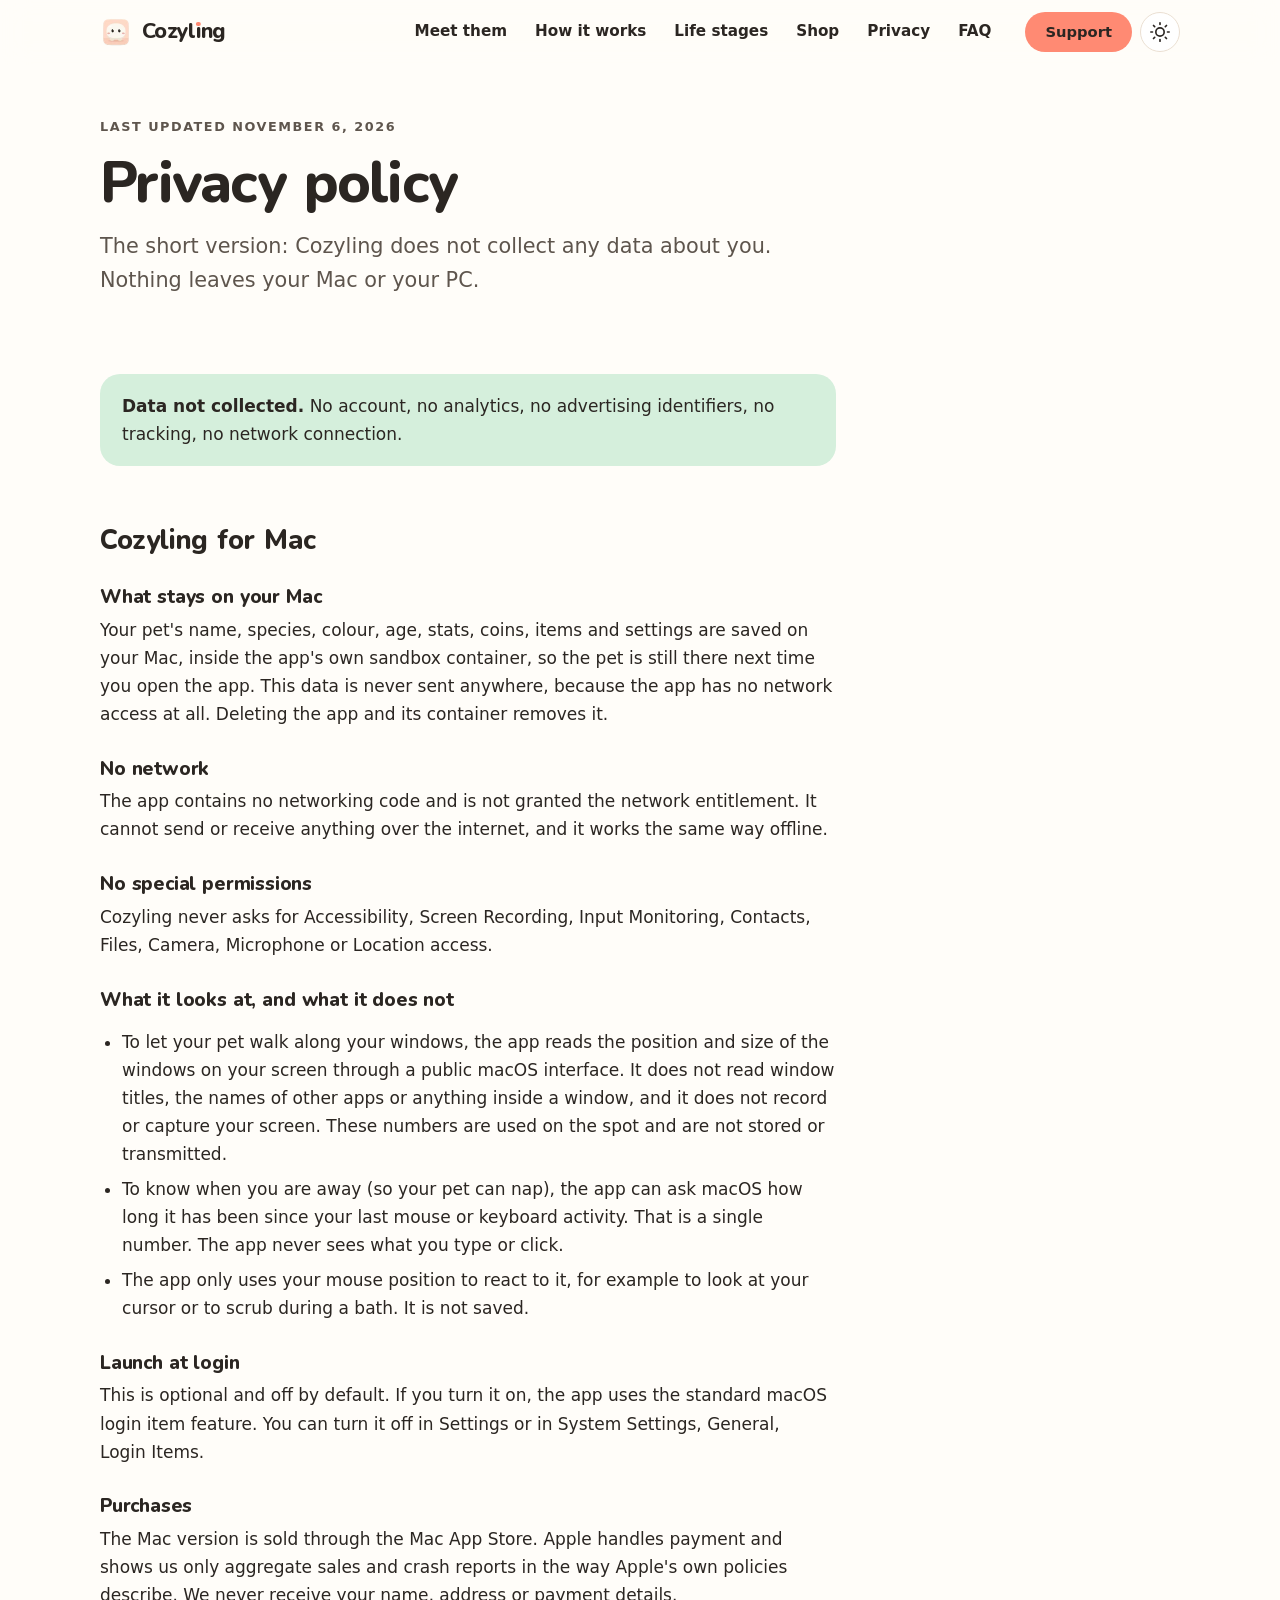
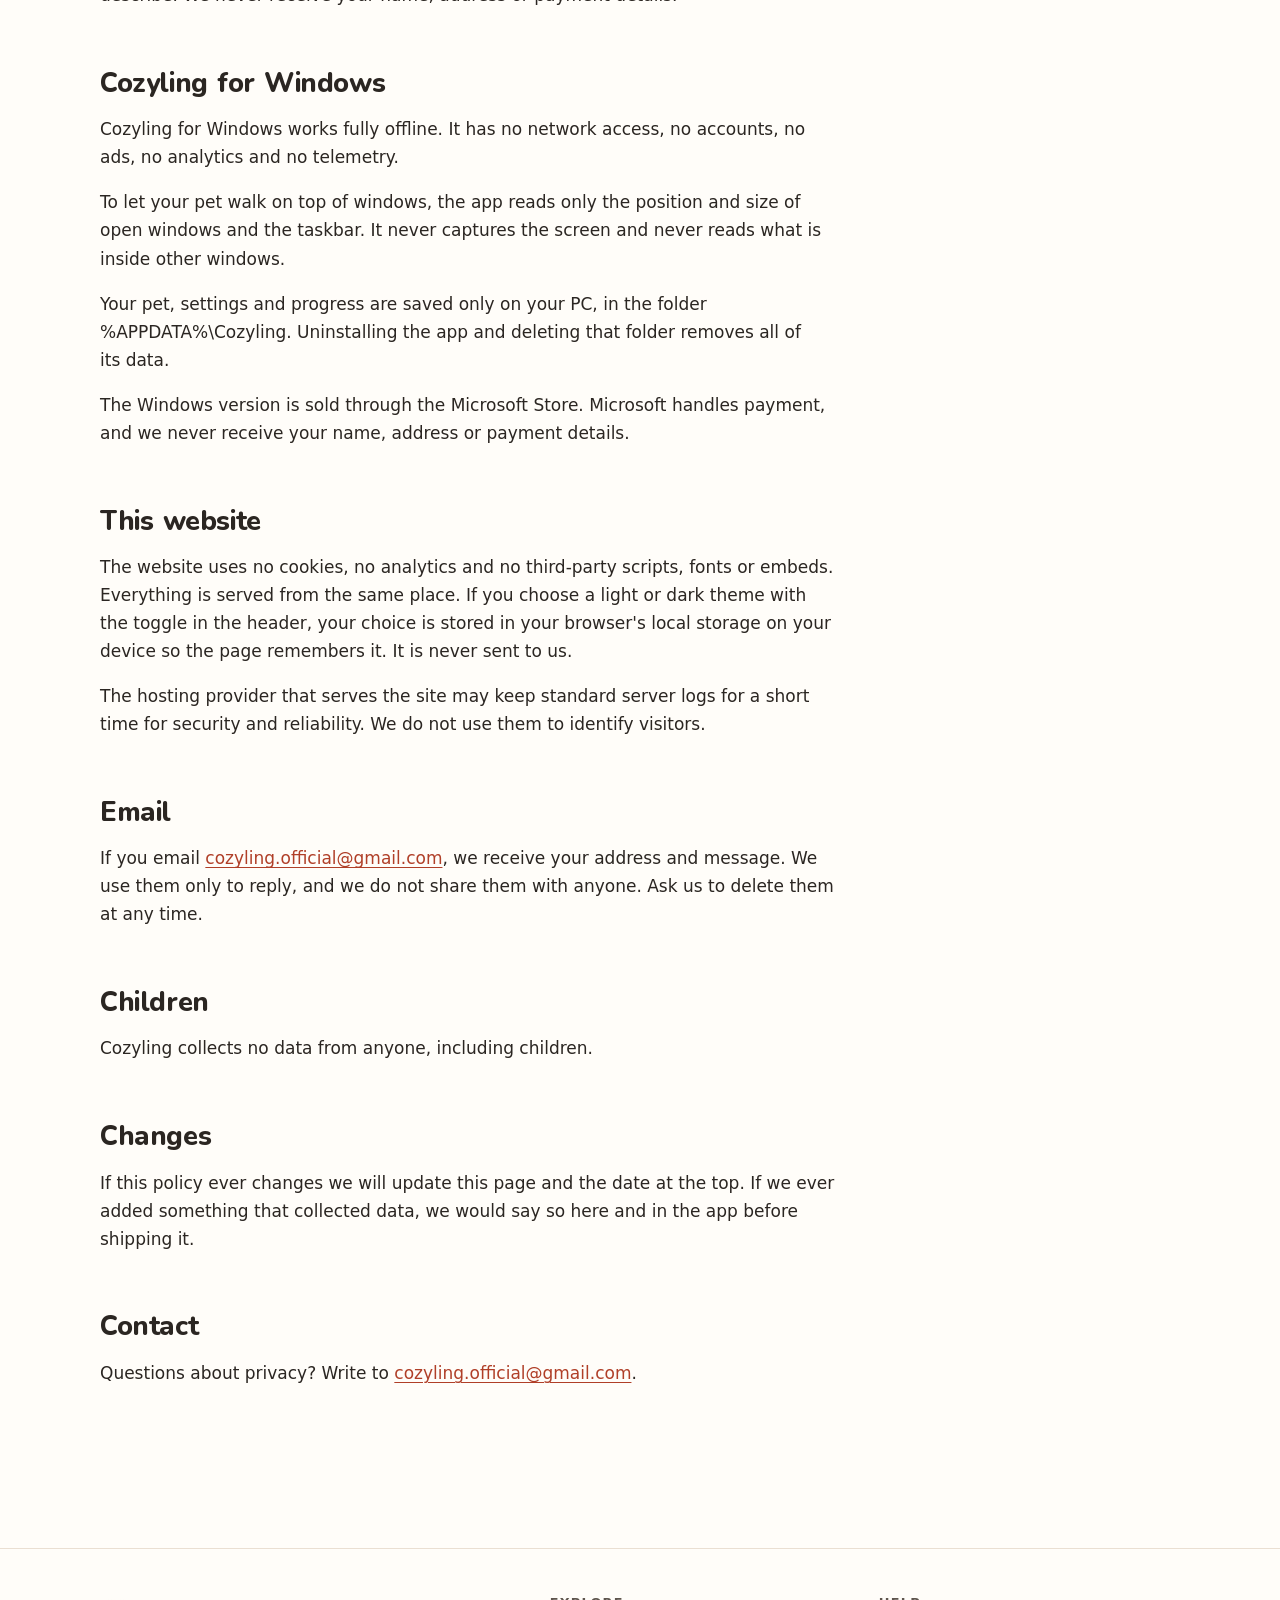
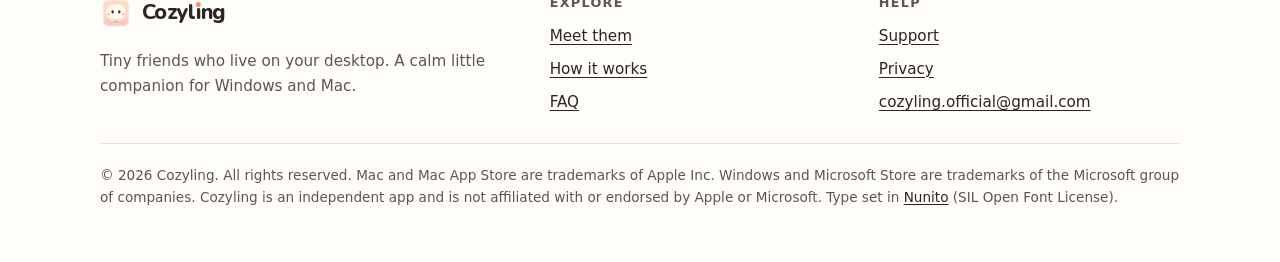
<file: privacy.html>
<!doctype html>
<html lang="en">
<head>
<meta charset="utf-8">
<meta name="viewport" content="width=device-width, initial-scale=1">
<title>Privacy policy | Cozyling</title>
<meta name="description" content="Cozyling collects no data. It has no network access, no analytics and needs no special permissions. Everything stays on your computer.">
<meta name="robots" content="index,follow">
<link rel="canonical" href="https://ianshinvl-ui.github.io/cozyling/privacy.html">
<meta name="theme-color" content="#FFFDF9" media="(prefers-color-scheme: light)">
<meta name="theme-color" content="#1F1B2E" media="(prefers-color-scheme: dark)">
<meta name="color-scheme" content="light dark">
<link rel="icon" href="favicon.ico" sizes="48x48">
<link rel="icon" type="image/png" sizes="32x32" href="favicon-32.png">
<link rel="icon" type="image/png" sizes="16x16" href="favicon-16.png">
<link rel="apple-touch-icon" href="apple-touch-icon.png">
<link rel="manifest" href="site.webmanifest">
<meta property="og:type" content="website">
<meta property="og:site_name" content="Cozyling">
<meta property="og:title" content="Privacy policy | Cozyling">
<meta property="og:description" content="Cozyling collects no data. It has no network access, no analytics and needs no special permissions. Everything stays on your computer.">
<meta property="og:url" content="https://ianshinvl-ui.github.io/cozyling/privacy.html">
<meta property="og:image" content="https://ianshinvl-ui.github.io/cozyling/assets/og.png">
<meta property="og:image:width" content="1200">
<meta property="og:image:height" content="630">
<meta property="og:image:alt" content="Cozyling: Tiny friends who live on your desktop.">
<meta property="og:locale" content="en_US">
<meta name="twitter:card" content="summary_large_image">
<meta name="twitter:title" content="Privacy policy | Cozyling">
<meta name="twitter:description" content="Cozyling collects no data. It has no network access, no analytics and needs no special permissions. Everything stays on your computer.">
<meta name="twitter:image" content="https://ianshinvl-ui.github.io/cozyling/assets/og.png">
<meta name="twitter:image:alt" content="Cozyling: Tiny friends who live on your desktop.">
<script>try{var t=localStorage.getItem('theme');if(t==='dark'||t==='light')document.documentElement.setAttribute('data-theme',t)}catch(e){}</script>

<link rel="preload" href="fonts/nunito-latin-var.woff2" as="font" type="font/woff2" crossorigin>
<link rel="stylesheet" href="assets/site.css">


</head>
<body>
<a class="skip" href="#main">Skip to content</a>
<header class="site-head">
  <div class="wrap">
    <a class="logo" href="index.html" aria-label="Cozyling home"><img src="assets/img/app-icon.webp" width="32" height="32" alt=""><span aria-hidden="true">Cozyl<span class="idot">ı</span>ng</span><span class="sr">Cozyling</span></a>
    <nav class="nav" aria-label="Main">
      <a href="index.html#meet">Meet them</a><a href="index.html#how">How it works</a><a href="index.html#stages">Life stages</a><a href="index.html#shop">Shop</a><a href="index.html#privacy">Privacy</a><a href="index.html#faq">FAQ</a>
    </nav>
    <div class="head-tools">
      <a class="btn btn-accent btn-sm" href="support.html">Support</a>
      <button class="icon-btn" id="theme-toggle" type="button" aria-label="Dark mode" aria-pressed="false"><span class="theme-ico-sun"><svg class="" viewBox="0 0 24 24" fill="none" stroke="currentColor" stroke-width="2" stroke-linecap="round" stroke-linejoin="round" aria-hidden="true" focusable="false"><circle cx="12" cy="12" r="5"/><path d="M12 1v2M12 21v2M4.2 4.2l1.4 1.4M18.4 18.4l1.4 1.4M1 12h2M21 12h2M4.2 19.8l1.4-1.4M18.4 5.6l1.4-1.4"/></svg></span><span class="theme-ico-moon"><svg class="" viewBox="0 0 24 24" fill="none" stroke="currentColor" stroke-width="2" stroke-linecap="round" stroke-linejoin="round" aria-hidden="true" focusable="false"><path d="M21 12.8A9 9 0 1 1 11.2 3 7 7 0 0 0 21 12.8z"/></svg></span></button>
      <details class="mnav"><summary class="icon-btn" aria-label="Menu"><svg viewBox="0 0 24 24" fill="none" stroke="currentColor" stroke-width="2" stroke-linecap="round" aria-hidden="true"><path d="M4 7h16M4 12h16M4 17h16"/></svg></summary>
        <ul><li><a href="index.html#meet">Meet them</a></li><li><a href="index.html#how">How it works</a></li><li><a href="index.html#stages">Life stages</a></li><li><a href="index.html#shop">Shop</a></li><li><a href="index.html#privacy">Privacy</a></li><li><a href="index.html#faq">FAQ</a></li></ul></details>
    </div>
  </div>
</header>

<main id="main">

<section class="page-head"><div class="wrap"><p class="eyebrow">Last updated November 6, 2026</p><h1>Privacy policy</h1>
<p class="lead">The short version: Cozyling does not collect any data about you. Nothing leaves your Mac or your PC.</p></div></section>
<section class="section" style="padding-top:8px"><div class="wrap prose">
  <div class="callout"><b>Data not collected.</b> No account, no analytics, no advertising identifiers, no tracking, no network connection.</div>

  <h2>Cozyling for Mac</h2>
  <h3>What stays on your Mac</h3>
  <p>Your pet's name, species, colour, age, stats, coins, items and settings are saved on your Mac, inside the app's own sandbox container, so the pet is still there next time you open the app. This data is never sent anywhere, because the app has no network access at all. Deleting the app and its container removes it.</p>
  <h3>No network</h3>
  <p>The app contains no networking code and is not granted the network entitlement. It cannot send or receive anything over the internet, and it works the same way offline.</p>
  <h3>No special permissions</h3>
  <p>Cozyling never asks for Accessibility, Screen Recording, Input Monitoring, Contacts, Files, Camera, Microphone or Location access.</p>
  <h3>What it looks at, and what it does not</h3>
  <ul>
    <li>To let your pet walk along your windows, the app reads the position and size of the windows on your screen through a public macOS interface. It does not read window titles, the names of other apps or anything inside a window, and it does not record or capture your screen. These numbers are used on the spot and are not stored or transmitted.</li>
    <li>To know when you are away (so your pet can nap), the app can ask macOS how long it has been since your last mouse or keyboard activity. That is a single number. The app never sees what you type or click.</li>
    <li>The app only uses your mouse position to react to it, for example to look at your cursor or to scrub during a bath. It is not saved.</li>
  </ul>
  <h3>Launch at login</h3>
  <p>This is optional and off by default. If you turn it on, the app uses the standard macOS login item feature. You can turn it off in Settings or in System Settings, General, Login Items.</p>
  <h3>Purchases</h3>
  <p>The Mac version is sold through the Mac App Store. Apple handles payment and shows us only aggregate sales and crash reports in the way Apple's own policies describe. We never receive your name, address or payment details.</p>

  <h2>Cozyling for Windows</h2>
  <p>Cozyling for Windows works fully offline. It has no network access, no accounts, no ads, no analytics and no telemetry.</p>
  <p>To let your pet walk on top of windows, the app reads only the position and size of open windows and the taskbar. It never captures the screen and never reads what is inside other windows.</p>
  <p>Your pet, settings and progress are saved only on your PC, in the folder %APPDATA%\Cozyling. Uninstalling the app and deleting that folder removes all of its data.</p>
  <p>The Windows version is sold through the Microsoft Store. Microsoft handles payment, and we never receive your name, address or payment details.</p>

  <h2>This website</h2>
  <p>The website uses no cookies, no analytics and no third-party scripts, fonts or embeds. Everything is served from the same place. If you choose a light or dark theme with the toggle in the header, your choice is stored in your browser's local storage on your device so the page remembers it. It is never sent to us.</p>
  <p>The hosting provider that serves the site may keep standard server logs for a short time for security and reliability. We do not use them to identify visitors.</p>

  <h2>Email</h2>
  <p>If you email <a href="mailto:cozyling.official@gmail.com">cozyling.official@gmail.com</a>, we receive your address and message. We use them only to reply, and we do not share them with anyone. Ask us to delete them at any time.</p>

  <h2>Children</h2>
  <p>Cozyling collects no data from anyone, including children.</p>

  <h2>Changes</h2>
  <p>If this policy ever changes we will update this page and the date at the top. If we ever added something that collected data, we would say so here and in the app before shipping it.</p>

  <h2>Contact</h2>
  <p>Questions about privacy? Write to <a href="mailto:cozyling.official@gmail.com">cozyling.official@gmail.com</a>.</p>
</div></section>

</main>
<footer class="foot">
  <div class="wrap">
    <div>
      <a class="logo" href="index.html" aria-label="Cozyling home"><img src="assets/img/app-icon.webp" width="32" height="32" alt=""><span aria-hidden="true">Cozyl<span class="idot">ı</span>ng</span><span class="sr">Cozyling</span></a>
      <p style="margin-top:12px;max-width:26em">Tiny friends who live on your desktop. A calm little companion for Windows and Mac.</p>
    </div>
    <nav aria-label="Footer"><h4>Explore</h4><ul><li><a href="index.html#meet">Meet them</a></li><li><a href="index.html#how">How it works</a></li><li><a href="index.html#faq">FAQ</a></li></ul></nav>
    <nav aria-label="Support"><h4>Help</h4><ul><li><a href="support.html">Support</a></li><li><a href="privacy.html">Privacy</a></li><li><a href="mailto:cozyling.official@gmail.com">cozyling.official@gmail.com</a></li></ul></nav>
    <p class="legal">&copy; 2026 Cozyling. All rights reserved. Mac and Mac App Store are trademarks of Apple Inc. Windows and Microsoft Store are trademarks of the Microsoft group of companies. Cozyling is an independent app and is not affiliated with or endorsed by Apple or Microsoft. Type set in <a href="fonts/OFL.txt">Nunito</a> (SIL Open Font License).</p>
  </div>
</footer>

<script src="assets/site.js" defer></script>
</body>
</html>
</file>
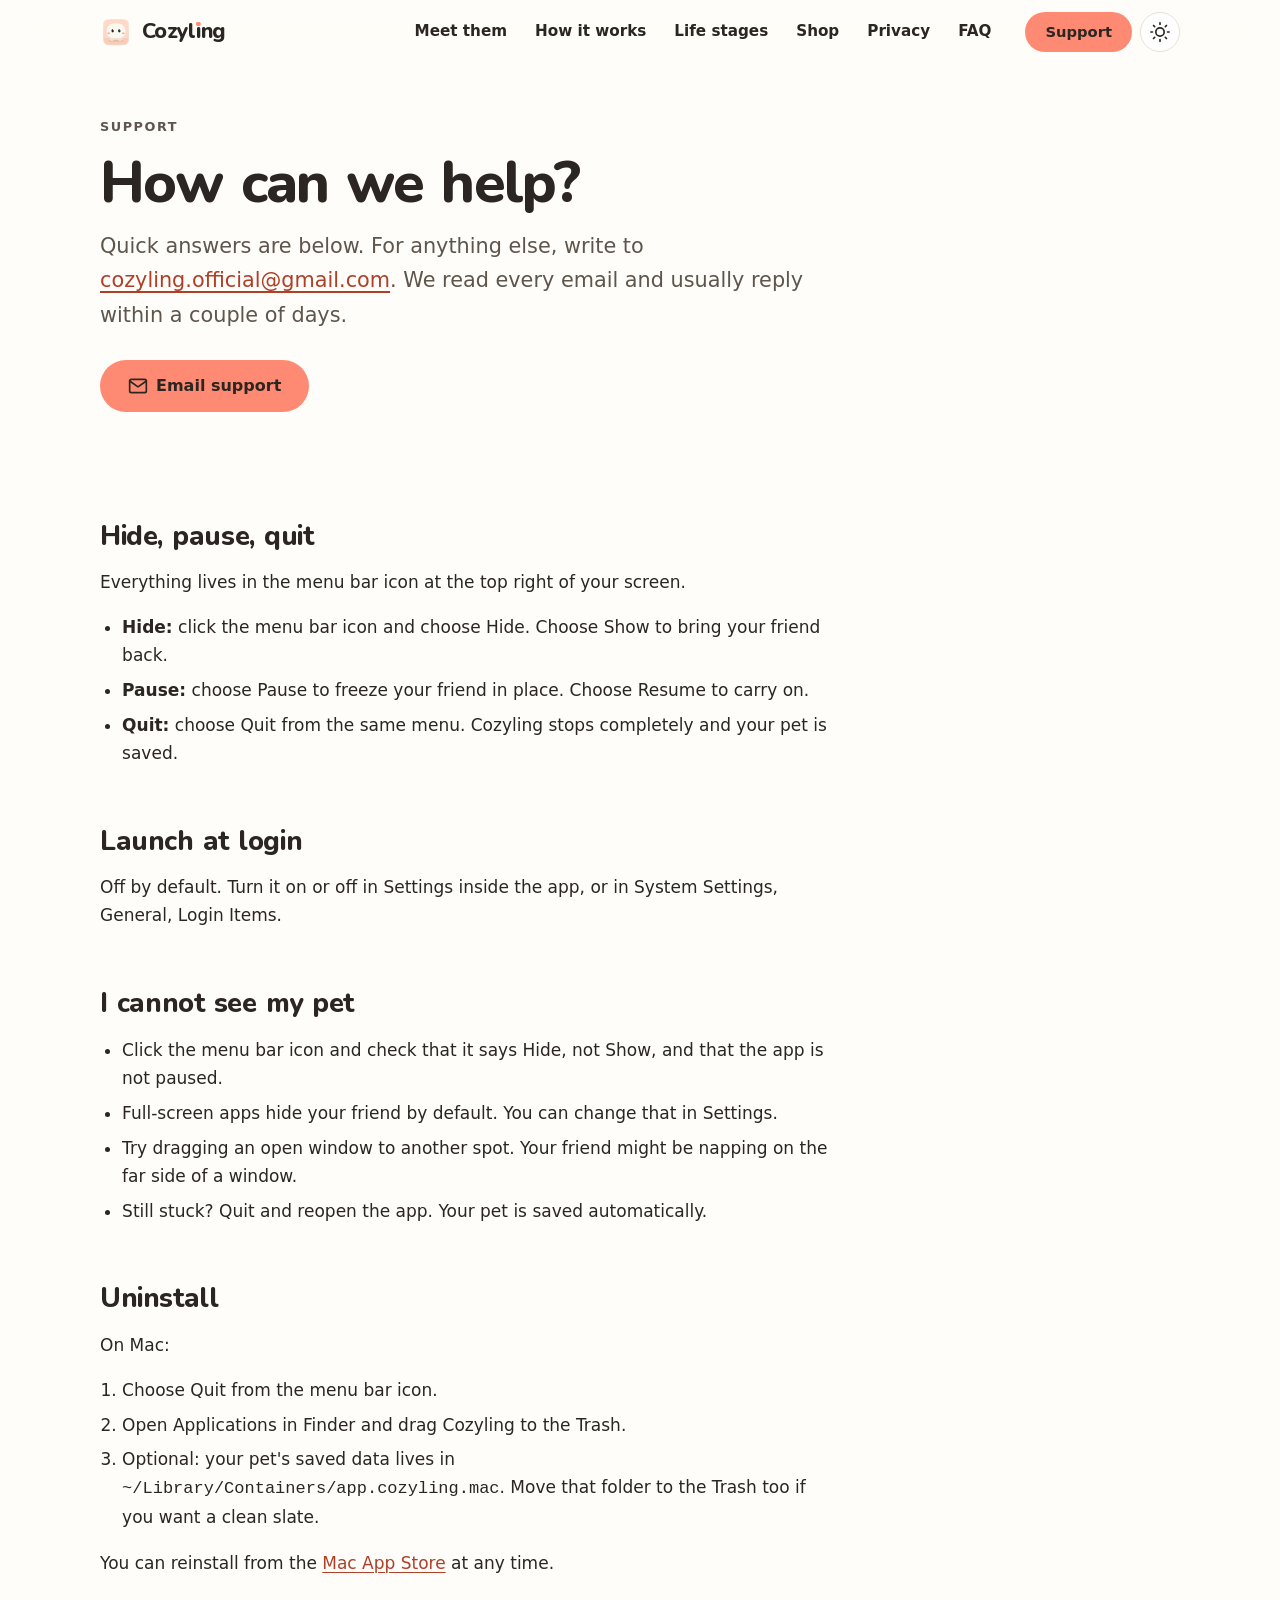
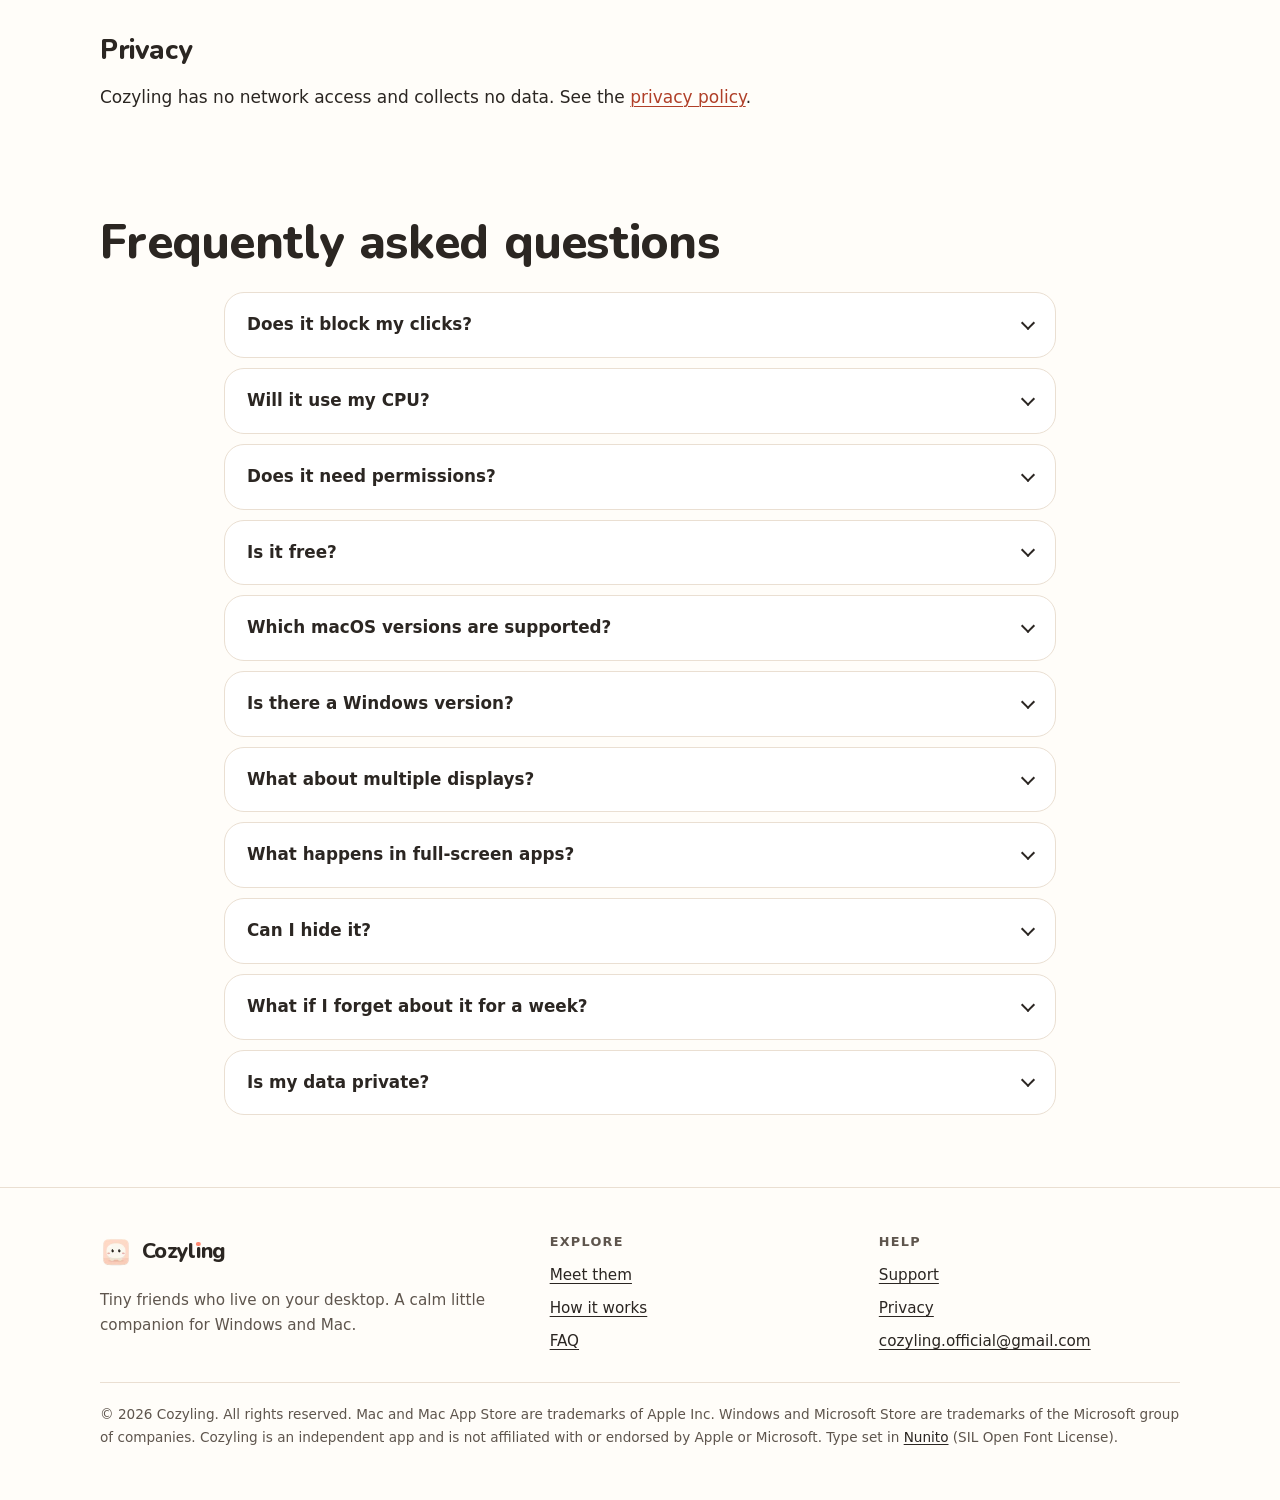
<file: support.html>
<!doctype html>
<html lang="en">
<head>
<meta charset="utf-8">
<meta name="viewport" content="width=device-width, initial-scale=1">
<title>Support | Cozyling</title>
<meta name="description" content="Help for Cozyling: answers to common questions, how to hide, pause, quit or uninstall, and how to contact us.">
<meta name="robots" content="index,follow">
<link rel="canonical" href="https://ianshinvl-ui.github.io/cozyling/support.html">
<meta name="theme-color" content="#FFFDF9" media="(prefers-color-scheme: light)">
<meta name="theme-color" content="#1F1B2E" media="(prefers-color-scheme: dark)">
<meta name="color-scheme" content="light dark">
<link rel="icon" href="favicon.ico" sizes="48x48">
<link rel="icon" type="image/png" sizes="32x32" href="favicon-32.png">
<link rel="icon" type="image/png" sizes="16x16" href="favicon-16.png">
<link rel="apple-touch-icon" href="apple-touch-icon.png">
<link rel="manifest" href="site.webmanifest">
<meta property="og:type" content="website">
<meta property="og:site_name" content="Cozyling">
<meta property="og:title" content="Support | Cozyling">
<meta property="og:description" content="Help for Cozyling: answers to common questions, how to hide, pause, quit or uninstall, and how to contact us.">
<meta property="og:url" content="https://ianshinvl-ui.github.io/cozyling/support.html">
<meta property="og:image" content="https://ianshinvl-ui.github.io/cozyling/assets/og.png">
<meta property="og:image:width" content="1200">
<meta property="og:image:height" content="630">
<meta property="og:image:alt" content="Cozyling: Tiny friends who live on your desktop.">
<meta property="og:locale" content="en_US">
<meta name="twitter:card" content="summary_large_image">
<meta name="twitter:title" content="Support | Cozyling">
<meta name="twitter:description" content="Help for Cozyling: answers to common questions, how to hide, pause, quit or uninstall, and how to contact us.">
<meta name="twitter:image" content="https://ianshinvl-ui.github.io/cozyling/assets/og.png">
<meta name="twitter:image:alt" content="Cozyling: Tiny friends who live on your desktop.">
<script>try{var t=localStorage.getItem('theme');if(t==='dark'||t==='light')document.documentElement.setAttribute('data-theme',t)}catch(e){}</script>

<link rel="preload" href="fonts/nunito-latin-var.woff2" as="font" type="font/woff2" crossorigin>
<link rel="stylesheet" href="assets/site.css">

<script type="application/ld+json">{"@context": "https://schema.org", "@type": "FAQPage", "mainEntity": [{"@type": "Question", "name": "Does it block my clicks?", "acceptedAnswer": {"@type": "Answer", "text": "No. Clicks pass straight through to the apps underneath. The only places that catch them are the pet's own painted pixels and the little things you can pick up, like toys and furniture. It never steals keyboard focus either."}}, {"@type": "Question", "name": "Will it use my CPU?", "acceptedAnswer": {"@type": "Answer", "text": "Hardly any. Cozyling draws at full speed only while something is moving. When your friend is idle or asleep it slows right down, and it draws nothing while hidden or while a full-screen app is in front. "}}, {"@type": "Question", "name": "Does it need permissions?", "acceptedAnswer": {"@type": "Answer", "text": "No. There is no Accessibility, Screen Recording or Input Monitoring request, and no pop-ups asking for access. To walk along your windows it reads only their public position and size, never their titles or what is inside them."}}, {"@type": "Question", "name": "Is it free?", "acceptedAnswer": {"@type": "Answer", "text": "It is a one-time purchase from the Mac App Store (Mac) or the Microsoft Store (Windows). No subscription, no ads, no account, and nothing you have to keep paying to keep your friend."}}, {"@type": "Question", "name": "Which macOS versions are supported?", "acceptedAnswer": {"@type": "Answer", "text": "macOS 13 or later: Ventura and newer, on Apple silicon and Intel Macs."}}, {"@type": "Question", "name": "Is there a Windows version?", "acceptedAnswer": {"@type": "Answer", "text": "Yes. Cozyling for Windows 10 and 11 is out now in the Microsoft Store. The Mac version is out now in the Mac App Store."}}, {"@type": "Question", "name": "What about multiple displays?", "acceptedAnswer": {"@type": "Answer", "text": "Cozyling knows about every display you have connected, so your friend can live wherever your windows are."}}, {"@type": "Question", "name": "What happens in full-screen apps?", "acceptedAnswer": {"@type": "Answer", "text": "By default your friend steps out of the way and stops drawing while a full-screen app is active. You can change that in Settings."}}, {"@type": "Question", "name": "Can I hide it?", "acceptedAnswer": {"@type": "Answer", "text": "Any time. The menu bar icon lets you hide, pause or quit in one click. Launch at login is optional and off until you switch it on."}}, {"@type": "Question", "name": "What if I forget about it for a week?", "acceptedAnswer": {"@type": "Answer", "text": "Nothing bad happens, ever. There is no death, no guilt and no game over. If its needs run low your friend just looks sleepy or a little sad, and a snack fixes everything."}}, {"@type": "Question", "name": "Is my data private?", "acceptedAnswer": {"@type": "Answer", "text": "Completely. The app has no network access, no analytics and no account. Everything it remembers stays on your computer."}}]}</script>
</head>
<body>
<a class="skip" href="#main">Skip to content</a>
<header class="site-head">
  <div class="wrap">
    <a class="logo" href="index.html" aria-label="Cozyling home"><img src="assets/img/app-icon.webp" width="32" height="32" alt=""><span aria-hidden="true">Cozyl<span class="idot">ı</span>ng</span><span class="sr">Cozyling</span></a>
    <nav class="nav" aria-label="Main">
      <a href="index.html#meet">Meet them</a><a href="index.html#how">How it works</a><a href="index.html#stages">Life stages</a><a href="index.html#shop">Shop</a><a href="index.html#privacy">Privacy</a><a href="index.html#faq">FAQ</a>
    </nav>
    <div class="head-tools">
      <a class="btn btn-accent btn-sm" href="support.html">Support</a>
      <button class="icon-btn" id="theme-toggle" type="button" aria-label="Dark mode" aria-pressed="false"><span class="theme-ico-sun"><svg class="" viewBox="0 0 24 24" fill="none" stroke="currentColor" stroke-width="2" stroke-linecap="round" stroke-linejoin="round" aria-hidden="true" focusable="false"><circle cx="12" cy="12" r="5"/><path d="M12 1v2M12 21v2M4.2 4.2l1.4 1.4M18.4 18.4l1.4 1.4M1 12h2M21 12h2M4.2 19.8l1.4-1.4M18.4 5.6l1.4-1.4"/></svg></span><span class="theme-ico-moon"><svg class="" viewBox="0 0 24 24" fill="none" stroke="currentColor" stroke-width="2" stroke-linecap="round" stroke-linejoin="round" aria-hidden="true" focusable="false"><path d="M21 12.8A9 9 0 1 1 11.2 3 7 7 0 0 0 21 12.8z"/></svg></span></button>
      <details class="mnav"><summary class="icon-btn" aria-label="Menu"><svg viewBox="0 0 24 24" fill="none" stroke="currentColor" stroke-width="2" stroke-linecap="round" aria-hidden="true"><path d="M4 7h16M4 12h16M4 17h16"/></svg></summary>
        <ul><li><a href="index.html#meet">Meet them</a></li><li><a href="index.html#how">How it works</a></li><li><a href="index.html#stages">Life stages</a></li><li><a href="index.html#shop">Shop</a></li><li><a href="index.html#privacy">Privacy</a></li><li><a href="index.html#faq">FAQ</a></li></ul></details>
    </div>
  </div>
</header>

<main id="main">

<section class="page-head"><div class="wrap"><p class="eyebrow">Support</p><h1>How can we help?</h1>
<p class="lead">Quick answers are below. For anything else, write to <a href="mailto:cozyling.official@gmail.com">cozyling.official@gmail.com</a>. We read every email and usually reply within a couple of days.</p>
<div class="cta-row"><a class="btn btn-accent" href="mailto:cozyling.official@gmail.com?subject=Cozyling%20support"><svg class="" viewBox="0 0 24 24" fill="none" stroke="currentColor" stroke-width="2" stroke-linecap="round" stroke-linejoin="round" aria-hidden="true" focusable="false"><path d="M4 4h16a2 2 0 0 1 2 2v12a2 2 0 0 1-2 2H4a2 2 0 0 1-2-2V6a2 2 0 0 1 2-2z"/><path d="M22 6l-10 7L2 6"/></svg> Email support</a></div></div></section>

<section class="section" style="padding-top:8px"><div class="wrap prose">
  <h2>Hide, pause, quit</h2>
  <p>Everything lives in the menu bar icon at the top right of your screen.</p>
  <ul>
    <li><b>Hide:</b> click the menu bar icon and choose Hide. Choose Show to bring your friend back.</li>
    <li><b>Pause:</b> choose Pause to freeze your friend in place. Choose Resume to carry on.</li>
    <li><b>Quit:</b> choose Quit from the same menu. Cozyling stops completely and your pet is saved.</li>
  </ul>
  <h2>Launch at login</h2>
  <p>Off by default. Turn it on or off in Settings inside the app, or in System Settings, General, Login Items.</p>
  <h2>I cannot see my pet</h2>
  <ul>
    <li>Click the menu bar icon and check that it says Hide, not Show, and that the app is not paused.</li>
    <li>Full-screen apps hide your friend by default. You can change that in Settings.</li>
    <li>Try dragging an open window to another spot. Your friend might be napping on the far side of a window.</li>
    <li>Still stuck? Quit and reopen the app. Your pet is saved automatically.</li>
  </ul>
  <h2>Uninstall</h2>
  <p>On Mac:</p>
  <ol>
    <li>Choose Quit from the menu bar icon.</li>
    <li>Open Applications in Finder and drag Cozyling to the Trash.</li>
    <li>Optional: your pet's saved data lives in <code style="overflow-wrap:anywhere">~/Library/Containers/app.cozyling.mac</code>. Move that folder to the Trash too if you want a clean slate.</li>
  </ol>
  <p>You can reinstall from the <a href="https://apps.apple.com/app/id6822063268?ct=site">Mac App Store</a> at any time.</p>
  <h2>Privacy</h2>
  <p>Cozyling has no network access and collects no data. See the <a href="privacy.html">privacy policy</a>.</p>
</div>
<div class="wrap"><h2 style="margin:16px 0 24px">Frequently asked questions</h2><div class="faq"><details><summary>Does it block my clicks?</summary><div class="ans"><p>No. Clicks pass straight through to the apps underneath. The only places that catch them are the pet&#x27;s own painted pixels and the little things you can pick up, like toys and furniture. It never steals keyboard focus either.</p></div></details><details><summary>Will it use my CPU?</summary><div class="ans"><p>Hardly any. Cozyling draws at full speed only while something is moving. When your friend is idle or asleep it slows right down, and it draws nothing while hidden or while a full-screen app is in front. </p></div></details><details><summary>Does it need permissions?</summary><div class="ans"><p>No. There is no Accessibility, Screen Recording or Input Monitoring request, and no pop-ups asking for access. To walk along your windows it reads only their public position and size, never their titles or what is inside them.</p></div></details><details><summary>Is it free?</summary><div class="ans"><p>It is a one-time purchase from the Mac App Store (Mac) or the Microsoft Store (Windows). No subscription, no ads, no account, and nothing you have to keep paying to keep your friend.</p></div></details><details><summary>Which macOS versions are supported?</summary><div class="ans"><p>macOS 13 or later: Ventura and newer, on Apple silicon and Intel Macs.</p></div></details><details><summary>Is there a Windows version?</summary><div class="ans"><p>Yes. Cozyling for Windows 10 and 11 is out now in the Microsoft Store. The Mac version is out now in the Mac App Store.</p></div></details><details><summary>What about multiple displays?</summary><div class="ans"><p>Cozyling knows about every display you have connected, so your friend can live wherever your windows are.</p></div></details><details><summary>What happens in full-screen apps?</summary><div class="ans"><p>By default your friend steps out of the way and stops drawing while a full-screen app is active. You can change that in Settings.</p></div></details><details><summary>Can I hide it?</summary><div class="ans"><p>Any time. The menu bar icon lets you hide, pause or quit in one click. Launch at login is optional and off until you switch it on.</p></div></details><details><summary>What if I forget about it for a week?</summary><div class="ans"><p>Nothing bad happens, ever. There is no death, no guilt and no game over. If its needs run low your friend just looks sleepy or a little sad, and a snack fixes everything.</p></div></details><details><summary>Is my data private?</summary><div class="ans"><p>Completely. The app has no network access, no analytics and no account. Everything it remembers stays on your computer.</p></div></details></div></div>
</section>

</main>
<footer class="foot">
  <div class="wrap">
    <div>
      <a class="logo" href="index.html" aria-label="Cozyling home"><img src="assets/img/app-icon.webp" width="32" height="32" alt=""><span aria-hidden="true">Cozyl<span class="idot">ı</span>ng</span><span class="sr">Cozyling</span></a>
      <p style="margin-top:12px;max-width:26em">Tiny friends who live on your desktop. A calm little companion for Windows and Mac.</p>
    </div>
    <nav aria-label="Footer"><h4>Explore</h4><ul><li><a href="index.html#meet">Meet them</a></li><li><a href="index.html#how">How it works</a></li><li><a href="index.html#faq">FAQ</a></li></ul></nav>
    <nav aria-label="Support"><h4>Help</h4><ul><li><a href="support.html">Support</a></li><li><a href="privacy.html">Privacy</a></li><li><a href="mailto:cozyling.official@gmail.com">cozyling.official@gmail.com</a></li></ul></nav>
    <p class="legal">&copy; 2026 Cozyling. All rights reserved. Mac and Mac App Store are trademarks of Apple Inc. Windows and Microsoft Store are trademarks of the Microsoft group of companies. Cozyling is an independent app and is not affiliated with or endorsed by Apple or Microsoft. Type set in <a href="fonts/OFL.txt">Nunito</a> (SIL Open Font License).</p>
  </div>
</footer>

<script src="assets/site.js" defer></script>
</body>
</html>
</file>
<file: assets/site.css>
@font-face{font-family: "Nunito";src: url("../fonts/nunito-latin-var.woff2") format("woff2");font-weight: 200 1000;font-style: normal;font-display: swap}@font-face{font-family: "Nunito Fallback";src: local("Arial"),local("Helvetica");size-adjust: 101%;ascent-override: 100%;descent-override: 35%;line-gap-override: 0%}:root{--paper: #FFFDF9;--ink: #2B2622;--night: #1F1B2E;--bg: #FFFDF9;--bg2: #FBF4EA;--surface: #FFFFFF;--ink2: #5E554D;--line: #EADFD2;--accent: #FF8A73;--accent-ink: #2B2622;--link: #B03F28;--focus: #2B6CB0;--peach: #FFD9C7;--mint: #D5EFDC;--lav: #E3DAF5;--sky: #D4E8F7;--butter: #FBE8A6;--shade: rgba(43,38,34,.08);--coin: #E8B04A;--scene-bg: #CFE3F3;--scene-bar: rgba(255,255,255,.7);--win: #FFFDF9;--win-line: #EADFD2;--win-tb: #F4ECE0;--dock: rgba(255,255,255,.7);--r: 24px;--max: 1120px;--gut: 20px;--head: "Nunito","Nunito Fallback",ui-rounded,system-ui,-apple-system,"Segoe UI",sans-serif;--body: system-ui,-apple-system,"SF Pro Text","Segoe UI",Roboto,sans-serif;color-scheme: light}@media (prefers-color-scheme: dark){:root:not([data-theme="light"]){--bg: #1F1B2E;--bg2: #272238;--surface: #2E2842;--ink: #F6F0E8;--ink2: #C3BBD0;--line: #3D3656;--accent-ink: #2B2622;--link: #FF9C86;--focus: #8CC4FF;--peach: #3E2F45;--mint: #243A3C;--lav: #31294E;--sky: #243750;--butter: #3D3A3A;--shade: rgba(0,0,0,.25);--scene-bg: #2D3A58;--scene-bar: rgba(31,27,46,.7);--win: #3A3354;--win-line: #4A4268;--win-tb: #463E64;--dock: rgba(31,27,46,.6);color-scheme: dark}:root:not([data-theme="light"]) .menubar-ico{filter: invert(1)}}:root[data-theme="dark"]{--bg: #1F1B2E;--bg2: #272238;--surface: #2E2842;--ink: #F6F0E8;--ink2: #C3BBD0;--line: #3D3656;--accent-ink: #2B2622;--link: #FF9C86;--focus: #8CC4FF;--peach: #3E2F45;--mint: #243A3C;--lav: #31294E;--sky: #243750;--butter: #3D3A3A;--shade: rgba(0,0,0,.25);--scene-bg: #2D3A58;--scene-bar: rgba(31,27,46,.7);--win: #3A3354;--win-line: #4A4268;--win-tb: #463E64;--dock: rgba(31,27,46,.6);color-scheme: dark}:root[data-theme="dark"] .menubar-ico{filter: invert(1)}*,*::before,*::after{box-sizing: border-box}html{-webkit-text-size-adjust: 100%;scroll-behavior: smooth;scroll-padding-top: 76px}body{margin: 0;background: var(--bg);color: var(--ink);font: 400 1.0625rem/1.65 var(--body);-webkit-font-smoothing: antialiased}img,svg,video{max-width: 100%;height: auto;display: block}a{color: var(--link);text-underline-offset: .18em;text-decoration-thickness: .08em}a:hover{text-decoration-thickness: .14em}:focus-visible{outline: 3px solid var(--focus);outline-offset: 3px;border-radius: 6px}.skip{position: absolute;left: 12px;top: -60px;background: var(--ink);color: var(--bg);padding: 10px 16px;border-radius: 12px;z-index: 100}.skip:focus{top: 12px}.sr{position: absolute;width: 1px;height: 1px;overflow: hidden;clip: rect(0 0 0 0);white-space: nowrap}h1,h2,h3,h4{font-family: var(--head);font-weight: 800;letter-spacing: -.015em;word-spacing: .06em;line-height: 1.1;margin: 0;text-wrap: balance}h1{font-size: clamp(2.5rem,7.4vw,4.6rem);letter-spacing: -.03em}h2{font-size: clamp(1.9rem,4.6vw,3rem)}h3{font-size: 1.3rem;letter-spacing: -.01em}p{margin: 0 0 1em;text-wrap: pretty}.wrap{width: 100%;max-width: var(--max);margin: 0 auto;padding: 0 var(--gut)}.section{padding: 72px 0}.band{background: var(--bg2)}.band-peach{background: var(--peach)}.band-mint{background: var(--mint)}.band-lav{background: var(--lav)}.band-sky{background: var(--sky)}.band-butter{background: var(--butter)}.eyebrow{font: 700 .8rem/1 var(--body);letter-spacing: .12em;text-transform: uppercase;color: var(--ink2);margin: 0 0 18px}.lead{font-size: clamp(1.1rem,2.4vw,1.3rem);color: var(--ink2);max-width: 36em}.head-block{max-width: 40em;margin-bottom: 40px}.head-block.center{margin-inline: auto;text-align: center}.head-block p{color: var(--ink2);font-size: 1.15rem;margin-top: 14px;margin-bottom: 0}.site-head{position: sticky;top: 0;z-index: 50;background: color-mix(in srgb,var(--bg) 88%,transparent);backdrop-filter: saturate(1.4) blur(14px);-webkit-backdrop-filter: saturate(1.4) blur(14px);border-bottom: 1px solid transparent}.site-head .wrap{display: flex;align-items: center;gap: 14px;height: 64px}.logo{display: inline-flex;align-items: center;gap: 10px;font: 800 1.35rem/1 var(--head);letter-spacing: -.03em;color: var(--ink);text-decoration: none}.logo{white-space: nowrap}.logo img{width: 32px;height: 32px;border-radius: 8px}.logo .idot{position: relative;display: inline-block}.logo .idot::after,.wm .idot::after{content: "";position: absolute;left: 50%;top: .02em;width: .2em;height: .2em;border-radius: 50%;background: var(--accent);transform: translateX(-50%)}.nav{display: none;margin-left: auto;gap: 4px}.nav a{color: var(--ink);text-decoration: none;font-weight: 600;font-size: .95rem;padding: 8px 12px;border-radius: 999px}.nav a:hover{background: var(--shade)}.head-tools{margin-left: auto;display: flex;align-items: center;gap: 8px}.icon-btn{width: 40px;height: 40px;display: grid;place-items: center;border-radius: 50%;border: 1px solid var(--line);background: var(--surface);color: var(--ink);cursor: pointer}.icon-btn:hover{background: var(--shade)}.icon-btn svg{width: 20px;height: 20px}.theme-ico-moon{display: none}.theme-ico-sun{display: block}:root[data-theme="dark"] .theme-ico-moon{display: block}:root[data-theme="dark"] .theme-ico-sun{display: none}@media (prefers-color-scheme: dark){:root:not([data-theme="light"]) .theme-ico-moon{display: block}:root:not([data-theme="light"]) .theme-ico-sun{display: none}}.mnav{position: relative}.mnav summary{list-style: none;cursor: pointer}.mnav summary::-webkit-details-marker{display: none}.mnav ul{position: absolute;right: 0;top: 48px;margin: 0;padding: 8px;list-style: none;background: var(--surface);border: 1px solid var(--line);border-radius: 18px;min-width: 200px;box-shadow: 0 12px 40px var(--shade)}.mnav li a{display: block;padding: 10px 14px;border-radius: 12px;color: var(--ink);text-decoration: none;font-weight: 600}.mnav li a:hover{background: var(--shade)}@media (min-width: 900px){.nav{display: flex}.mnav{display: none}.head-tools{margin-left: 8px}}.btn,.seg button,.pill,.badge strong{font-family: var(--head)}.btn{display: inline-flex;align-items: center;justify-content: center;gap: 8px;min-height: 52px;padding: 0 26px;border-radius: 999px;font: 700 1rem/1 var(--body);text-decoration: none;border: 2px solid transparent;cursor: pointer;transition: transform .15s ease}.btn:hover{transform: translateY(-2px)}.btn-accent{background: var(--accent);color: var(--accent-ink)}.btn-ghost{background: transparent;color: var(--ink);border-color: var(--ink)}.btn-sm{min-height: 40px;padding: 0 18px;font-size: .92rem}.cta-row{display: flex;flex-wrap: wrap;gap: 14px;align-items: center;margin: 28px 0 18px}.badge{display: inline-flex;align-items: center;gap: 12px;background: #111;color: #fff;border: 1.5px solid #3b3b3b;border-radius: 14px;padding: 8px 20px 8px 14px;text-decoration: none;min-height: 52px}.badge svg{width: 30px;height: 30px;flex: none}.badge small{display: block;font-size: .7rem;letter-spacing: .02em;opacity: .85;line-height: 1.2}.badge strong{display: block;font: 700 1.15rem/1.15 var(--body);letter-spacing: -.01em}.badge:hover{transform: translateY(-2px)}.fine{font-size: .92rem;color: var(--ink2);margin: 0}.pillrow{list-style: none;margin: 0;padding: 0;display: flex;flex-wrap: wrap;gap: 8px}.pill{display: inline-flex;align-items: center;gap: 8px;background: var(--surface);border: 1px solid var(--line);border-radius: 999px;padding: 8px 16px;font-weight: 600;font-size: .95rem}.pill svg{width: 18px;height: 18px;color: var(--ink)}.hero{padding: 36px 0 56px;background: var(--bg);overflow: hidden}.hero .wrap{display: grid;gap: 36px;align-items: center}.hero h1{margin-bottom: 20px}.hero-art{position: relative}@media (min-width: 940px){.hero{padding: 64px 0 80px}.hero .wrap{grid-template-columns: 1fr 1.05fr;gap: 48px}}.scene{position: relative;container-type: inline-size;aspect-ratio: 100 / 84;border-radius: 32px;background: var(--scene-bg);overflow: hidden;isolation: isolate;box-shadow: 0 24px 60px var(--shade)}.scene .mb{position: absolute;inset: 0 0 auto 0;height: 6.4cqw;background: var(--scene-bar);display: flex;align-items: center;gap: 2cqw;padding: 0 3cqw}.scene .mb i{width: 2.2cqw;height: 2.2cqw;border-radius: 50%;background: var(--ink);opacity: .75}.scene .mb span{width: 9cqw;height: 1.4cqw;border-radius: 1cqw;background: var(--ink);opacity: .25}.scene .mb .menubar-ico{margin-left: auto;width: 4.2cqw;height: 4.2cqw;opacity: .85}.win{position: absolute;background: var(--win);border-radius: 2.2cqw;box-shadow: 0 1.4cqw 3.6cqw rgba(30,20,40,.18);overflow: hidden}.win .tb{height: 5.2cqw;background: var(--win-tb);display: flex;align-items: center;gap: 1.1cqw;padding: 0 2cqw}.win .tb i{width: 1.7cqw;height: 1.7cqw;border-radius: 50%;background: #FF8A73}.win .tb i:nth-child(2){background: #F2C464}.win .tb i:nth-child(3){background: #A8C5A0}.win .ln{display: grid;gap: 1.6cqw;padding: 2.6cqw 3cqw}.win .ln b{height: 1.5cqw;border-radius: 1cqw;background: var(--win-line)}.win .ln b:nth-child(1){width: 70%}.win .ln b:nth-child(2){width: 90%}.win .ln b:nth-child(3){width: 55%}.win .ln b:nth-child(4){width: 80%}.win-a{left: 7cqw;top: 31cqw;width: 56cqw;height: 34cqw}.win-b{right: 5cqw;top: 47cqw;width: 36cqw;height: 20cqw}.dockbar{position: absolute;left: 50%;bottom: 3cqw;transform: translateX(-50%);width: 62cqw;height: 10cqw;border-radius: 3.4cqw;background: var(--dock);display: flex;align-items: center;justify-content: center;gap: 2cqw}.dockbar i{width: 6cqw;height: 6cqw;border-radius: 1.8cqw;background: var(--c)}.scene .pet{position: absolute;height: auto;pointer-events: none;transform-origin: 50% 100%}.scene .pet-main{width: 29cqw;left: 21cqw;bottom: calc(84cqw - 31.6cqw);animation: breathe 3.6s ease-in-out infinite;z-index: 3}.scene .pet-baby{width: 18cqw;right: 15cqw;bottom: calc(84cqw - 47.6cqw);animation: breathe 3s ease-in-out -1s infinite;z-index: 3}.scene .pet-egg{width: 10cqw;left: 9cqw;bottom: 14.4cqw;animation: wobble 4.5s ease-in-out infinite;z-index: 3}.scene .pet-peek{width: 42cqw;left: 29cqw;bottom: 39cqw;z-index: 1}.scene .win{z-index: 2}.scene .prop{position: absolute;width: 7cqw;z-index: 2}.scene .prop-a{left: 60cqw;bottom: 15cqw}.scene .heart{position: absolute;width: 3.4cqw;color: var(--accent);z-index: 4;opacity: 0;animation: floaty 4.2s ease-out infinite}.scene .heart:nth-of-type(2){animation-delay: 1.4s}.scene .heart:nth-of-type(3){animation-delay: 2.8s}.scene .bubble{position: absolute;z-index: 5;left: 47cqw;top: 15cqw;background: var(--win);color: var(--ink);border-radius: 2.4cqw;padding: 1.2cqw 2.4cqw;font: 700 2.5cqw/1.2 var(--head);box-shadow: 0 .8cqw 2cqw rgba(30,20,40,.15)}.scene .bubble::after{content: "";position: absolute;left: 2.6cqw;bottom: -1.1cqw;width: 2.4cqw;height: 2.4cqw;background: inherit;transform: rotate(45deg);border-radius: 0 0 .6cqw 0}.scene video{position: absolute;inset: 0;width: 100%;height: 100%;object-fit: cover;z-index: 6;opacity: 0;transition: opacity .4s}.scene video.ready{opacity: 1}.scene.has-video .pet-main,.scene.has-video .pet-baby,.scene.has-video .pet-egg,.scene.has-video .heart,.scene.has-video .bubble,.scene.has-video .prop{transition: opacity .3s}.scene.has-video.video-on .pet,.scene.has-video.video-on .heart,.scene.has-video.video-on .bubble,.scene.has-video.video-on .prop{opacity: 0;animation: none}@keyframes breathe{0%,100%{transform: scale(1,1)}50%{transform: scale(1.025,.97)}}@keyframes wobble{0%,70%,100%{transform: rotate(0)}78%{transform: rotate(-5deg)}86%{transform: rotate(4deg)}94%{transform: rotate(-2deg)}}@keyframes floaty{0%{transform: translate(0,6cqw) scale(.6);opacity: 0}15%{opacity: 1}100%{transform: translate(2cqw,-6cqw) scale(1);opacity: 0}}.grid{display: grid;gap: 20px}.card{background: var(--surface);border: 1px solid var(--line);border-radius: var(--r);padding: 26px}.card h3{margin-bottom: 8px}.card p:last-child{margin-bottom: 0}.card p{color: var(--ink2)}.g2{grid-template-columns: 1fr}.g3{grid-template-columns: 1fr}.g4{grid-template-columns: 1fr 1fr}@media (min-width: 720px){.g2{grid-template-columns: 1fr 1fr}.g3{grid-template-columns: repeat(3,1fr)}.g4{grid-template-columns: repeat(4,1fr)}}.card.tint{border: 0}.ico{width: 44px;height: 44px;border-radius: 14px;display: grid;place-items: center;background: var(--peach);margin-bottom: 14px;color: var(--ink)}.ico svg{width: 24px;height: 24px}.trust{padding: 22px 0;border-block: 1px solid var(--line);background: var(--bg2)}.trust .pillrow{justify-content: center}.picker{display: grid;gap: 28px;align-items: center;background: var(--surface);border: 1px solid var(--line);border-radius: 36px;padding: 24px}@media (min-width: 860px){.picker{grid-template-columns: 1fr 1fr;padding: 40px;gap: 48px}}.picker-stage{position: relative;aspect-ratio: 1;border-radius: 28px;background: var(--peach);display: grid;place-items: end center;overflow: hidden;transition: background-color .3s}.picker-stage img{width: 78%;height: auto;margin-bottom: 8%}.seg{display: inline-flex;background: var(--bg2);border: 1px solid var(--line);border-radius: 28px;padding: 4px;gap: 2px;flex-wrap: wrap}.seg button{font: 700 .95rem/1 var(--body);border: 0;background: transparent;color: var(--ink);padding: 12px 20px;min-height: 44px;border-radius: 999px;cursor: pointer}.seg button[aria-pressed="true"],.seg button[aria-checked="true"]{background: var(--ink);color: var(--bg)}.ctl-label{font: 700 .8rem/1 var(--body);letter-spacing: .1em;text-transform: uppercase;color: var(--ink2);margin: 22px 0 10px;display: block}.swatches{display: flex;flex-wrap: wrap;gap: 10px}.swatches button{width: 44px;height: 44px;border-radius: 50%;border: 3px solid var(--surface);background: var(--c);box-shadow: 0 0 0 1.5px var(--line);cursor: pointer;padding: 0}.swatches button[aria-pressed="true"]{box-shadow: 0 0 0 3px var(--ink)}.picker h3{font-size: 2rem;margin-bottom: 4px}.tagline{color: var(--ink2);font-size: 1.1rem;margin-bottom: 14px}.chips{display: flex;flex-wrap: wrap;gap: 8px;margin: 0 0 6px;padding: 0;list-style: none}.chip{display: inline-flex;align-items: center;gap: 6px;background: var(--bg2);border-radius: 999px;padding: 6px 12px;font-size: .9rem;font-weight: 600}.chip img{width: 30px;height: 30px;margin: -4px 0}.steps{list-style: none;margin: 0;padding: 0;display: grid;gap: 16px;counter-reset: s}@media (min-width: 760px){.steps{grid-template-columns: repeat(4,1fr)}}.step{background: var(--surface);border: 1px solid var(--line);border-radius: var(--r);padding: 22px 22px 8px;text-align: center;counter-increment: s;position: relative}.step::before{content: counter(s);position: absolute;left: 16px;top: 14px;width: 30px;height: 30px;border-radius: 50%;background: var(--ink);color: var(--bg);font: 800 .95rem/30px var(--head)}.step .art{height: 150px;display: flex;align-items: flex-end;justify-content: center;margin: 24px 0 14px}.step .art img{max-height: 100%;width: auto;max-width: 100%;object-fit: contain}.step h3{margin-bottom: 4px}.step p{color: var(--ink2);font-size: .98rem}.howto{list-style: none;margin: 40px 0 0;padding: 0;display: grid;gap: 10px}@media (min-width: 720px){.howto{grid-template-columns: 1fr 1fr;gap: 12px 20px}}.howto li{display: flex;gap: 14px;align-items: center;background: var(--surface);border: 1px solid var(--line);border-radius: 18px;padding: 12px 16px}.howto .ico{margin: 0;flex: none;width: 40px;height: 40px;border-radius: 50%}.howto strong{display: block;font-size: 1rem;line-height: 1.3}.howto span{color: var(--ink2);font-size: .94rem;line-height: 1.4;display: block}.howto .c1 .ico{background: var(--mint)}.howto .c2 .ico{background: var(--peach)}.howto .c3 .ico{background: var(--lav)}.howto .c4 .ico{background: var(--sky)}.split{display: grid;gap: 36px;align-items: center}@media (min-width: 880px){.split{grid-template-columns: 1fr 1fr;gap: 56px}.split.flip>:first-child{order: 2}}.ticks{list-style: none;margin: 22px 0 0;padding: 0;display: grid;gap: 12px}.ticks li{display: flex;gap: 12px;align-items: flex-start}.ticks svg{width: 22px;height: 22px;flex: none;margin-top: 3px;color: var(--ink)}.ticks b{font-weight: 700}.frame{border-radius: 32px;overflow: hidden;background: var(--sky);aspect-ratio: 4 / 3;display: grid;place-items: end center;position: relative}.frame img.fill{width: 70%;margin-bottom: 6%}.loops{display: grid;gap: 16px;margin-top: 48px;grid-template-columns: 1fr 1fr}@media (min-width: 880px){.loops{grid-template-columns: repeat(3,1fr)}}.loops figure{margin: 0;background: var(--surface);border-radius: 22px;overflow: hidden;border: 1px solid var(--line)}.loops video{width: 100%;aspect-ratio: 1;object-fit: cover;background: var(--peach)}.loops figcaption{padding: 10px 14px;font-weight: 600;font-size: .92rem}.stages{list-style: none;margin: 0;padding: 0;display: grid;grid-template-columns: repeat(5,minmax(0,1fr));gap: 6px;align-items: end;position: relative}@media (min-width: 720px){.stages{gap: 16px}}.stages li{text-align: center;display: flex;flex-direction: column;justify-content: flex-end}.stages .pic{aspect-ratio: 1;display: flex;align-items: flex-end;justify-content: center}.stages .pic img{width: calc(var(--s) * 100%);height: auto}.stages .base{height: 8px;border-radius: 8px;background: var(--ink);opacity: .12;margin: 4px 0 12px}.stages b{display: block;font: 800 clamp(.8rem,2.6vw,1.1rem)/1.2 var(--head)}.stages small{display: block;color: var(--ink2);font-size: clamp(.68rem,2.2vw,.88rem);line-height: 1.35}.forms{list-style: none;margin: 40px 0 0;padding: 0;display: grid;grid-template-columns: 1fr 1fr;gap: 14px}@media (min-width: 760px){.forms{grid-template-columns: repeat(4,1fr)}}.forms li{background: var(--surface);border: 1px solid var(--line);border-radius: var(--r);padding: 16px;text-align: center}.forms img{width: 76%;margin: 0 auto 8px}.forms b{font: 800 1.1rem var(--head);display: block}.forms small{color: var(--ink2);font-size: .9rem;line-height: 1.4;display: block}.mini-tabs{margin-bottom: 28px}.care-card{overflow: hidden;display: flex;flex-direction: column}.care-card .art{height: 200px;margin: -26px -26px 18px;background: var(--c);display: flex;align-items: flex-end;justify-content: center;gap: 4px;overflow: hidden;padding-top: 8px}.care-card .art img{height: 94%;width: auto}.care-card .art img.sm{height: 44%}.moods{list-style: none;margin: 0;padding: 0;display: grid;grid-template-columns: repeat(3,1fr);gap: 12px}@media (min-width: 720px){.moods{grid-template-columns: repeat(6,1fr)}}.moods li{background: var(--surface);border: 1px solid var(--line);border-radius: 22px;text-align: center;padding: 10px 6px 12px}.moods img{width: 100%}.moods span{display: block;font-weight: 700;font-size: .85rem;margin-top: 4px}.shop-tabs{display: flex;flex-wrap: wrap;gap: 8px;margin-bottom: 24px}.shop-panel[hidden]{display: none}.items{list-style: none;margin: 0;padding: 0;display: grid;grid-template-columns: repeat(auto-fill,minmax(112px,1fr));gap: 12px}.items.wide{grid-template-columns: repeat(auto-fill,minmax(150px,1fr))}.items.rooms{grid-template-columns: repeat(auto-fill,minmax(min(100%,150px),1fr));gap: 12px}@media (min-width: 720px){.items.rooms{grid-template-columns: repeat(auto-fill,minmax(210px,1fr));gap: 16px}}.item{background: var(--surface);border: 1px solid var(--line);border-radius: 20px;padding: 14px 8px 12px;text-align: center;display: flex;flex-direction: column;align-items: center;gap: 4px}.item .im{width: 100%;aspect-ratio: 1;display: grid;place-items: center}.item .im img{max-height: 100%;width: auto;max-width: 84%;object-fit: contain}.items.rooms .im{aspect-ratio: 19 / 15;background: var(--c,var(--peach));border-radius: 14px;width: 100%}.items.rooms .im img{max-width: 100%;max-height: 100%}.item b{font-size: .92rem;line-height: 1.2}.price{display: inline-flex;align-items: center;gap: 5px;font-size: .82rem;font-weight: 700;color: var(--ink2)}.price::before{content: "";width: 12px;height: 12px;border-radius: 50%;background: var(--coin);box-shadow: inset -2px -2px 0 rgba(0,0,0,.12)}.price.free::before{display: none}.sw{width: 56px;height: 56px;border-radius: 50%;background: var(--c);box-shadow: inset -5px -6px 0 var(--c2),0 0 0 1px var(--line)}.mem{display: grid;grid-template-columns: repeat(4,1fr);gap: 8px;max-width: 360px;margin: 0 auto}.mem div{aspect-ratio: 1;border-radius: 16px;background: var(--surface);border: 1px solid var(--line);display: grid;place-items: center}.mem div.back{background: var(--lav);border-color: transparent}.mem div.back::after{content: "";width: 34%;aspect-ratio: 1;border-radius: 50%;background: var(--surface);opacity: .6}.mem img{width: 70%}.gifts{list-style: none;margin: 0 0 8px;padding: 0;display: grid;grid-template-columns: repeat(7,1fr);gap: 6px}.gifts li{background: var(--surface);border-radius: 14px;text-align: center;padding: 8px 2px;font-size: .72rem;font-weight: 700;color: var(--ink2);line-height: 1.2}.gifts li img{width: 70%;margin: 0 auto 4px}.goals{list-style: none;padding: 0;margin: 18px 0 0;display: grid;gap: 8px}.goals li{display: flex;align-items: center;gap: 12px;background: var(--surface);border-radius: 16px;padding: 10px 14px;font-weight: 600}.goals i{width: 22px;height: 22px;border-radius: 50%;border: 2.5px solid var(--ink);opacity: .6;flex: none}.goals li.done i{background: var(--sage,#A8C5A0);border-color: var(--sage,#A8C5A0);opacity: 1}.goals em{margin-left: auto;font-style: normal;font-size: .85rem;color: var(--ink2)}.priv{display: grid;gap: 16px}@media (min-width: 720px){.priv{grid-template-columns: repeat(2,1fr)}}@media (min-width: 1000px){.priv{grid-template-columns: repeat(4,1fr)}}.priv .card{text-align: left}.faq{max-width: 52rem;margin: 0 auto;display: grid;gap: 10px}.faq details{background: var(--surface);border: 1px solid var(--line);border-radius: 20px}.faq summary{cursor: pointer;list-style: none;padding: 18px 56px 18px 22px;font-weight: 700;font-size: 1.05rem;position: relative;border-radius: 20px}.faq summary::-webkit-details-marker{display: none}.faq summary::after{content: "";position: absolute;right: 22px;top: 50%;width: 10px;height: 10px;border-right: 2.5px solid currentColor;border-bottom: 2.5px solid currentColor;transform: translateY(-70%) rotate(45deg);transition: transform .2s}.faq details[open] summary::after{transform: translateY(-30%) rotate(-135deg)}.faq .ans{padding: 0 22px 20px;color: var(--ink2)}.faq .ans p:last-child{margin: 0}.final{text-align: center;position: relative;overflow: hidden}.final .pets{display: flex;justify-content: center;align-items: flex-end;gap: 0;margin-bottom: 10px}.final .pets img{width: min(30vw,190px)}.final .pets img:nth-child(2){width: min(36vw,230px)}.final h2{margin-bottom: 16px}.final .cta-row{justify-content: center}.news{display: flex;flex-wrap: wrap;gap: 10px;justify-content: center;margin-top: 8px}.news input{min-height: 52px;border-radius: 999px;border: 2px solid var(--ink);background: var(--surface);color: var(--ink);padding: 0 22px;font: 500 1rem var(--body);min-width: min(100%,280px)}.news input::placeholder{color: var(--ink2)}.foot{padding: 48px 0 40px;border-top: 1px solid var(--line);background: var(--bg);font-size: .95rem}.foot .wrap{display: grid;gap: 28px}@media (min-width: 760px){.foot .wrap{grid-template-columns: 1.4fr 1fr 1fr}}.foot h4{font: 700 .8rem/1 var(--body);letter-spacing: .1em;text-transform: uppercase;color: var(--ink2);margin-bottom: 14px}.foot ul{list-style: none;margin: 0;padding: 0;display: grid;gap: 8px}.foot a{color: var(--ink)}.foot p{color: var(--ink2)}.legal{grid-column: 1 / -1;border-top: 1px solid var(--line);padding-top: 20px;font-size: .85rem;color: var(--ink2)}.page-head{padding: 56px 0 24px}.page-head h1{font-size: clamp(2.2rem,6vw,3.6rem);margin-bottom: 14px}.prose{padding-bottom: 72px}.prose>*{max-width: 46rem}.btn svg{width: 20px;height: 20px;flex: none}.prose h2{font-size: 1.7rem;margin: 2.2em 0 .6em}.prose h3{margin: 1.6em 0 .4em;font-size: 1.2rem}.prose ul,.prose ol{padding-left: 1.3em}.prose li{margin-bottom: .4em}.prose table,.facts{width: 100%;border-collapse: collapse}.facts th,.facts td{text-align: left;padding: 12px 14px;border-bottom: 1px solid var(--line);vertical-align: top}.facts th{width: 38%;color: var(--ink2);font-weight: 600}.callout{background: var(--mint);border-radius: 20px;padding: 18px 22px;margin: 1.4em 0;color: var(--ink)}.shots{display: grid;gap: 14px;grid-template-columns: 1fr}@media (min-width: 720px){.shots{grid-template-columns: 1fr 1fr}}.shots figure{margin: 0;background: var(--surface);border: 1px solid var(--line);border-radius: 20px;overflow: hidden}.shots figcaption{padding: 10px 14px;font-size: .9rem;color: var(--ink2)}.stickers{list-style: none;margin: 0;padding: 0;display: grid;grid-template-columns: repeat(auto-fill,minmax(110px,1fr));gap: 10px}.stickers img{background: var(--surface);border-radius: 18px;border: 1px solid var(--line);padding: 8px}.notfound{text-align: center;padding: 72px 0 96px}.notfound img{width: 240px;margin: 0 auto 8px}.notfound p{color: var(--ink2)}.wm{font: 800 1em/1 var(--head);letter-spacing: -.03em}.wm .idot{position: relative;display: inline-block}.logo-rules{display: grid;gap: 14px;margin-top: 16px}.dodont{display: grid;gap: 12px}@media (min-width: 720px){.dodont{grid-template-columns: 1fr 1fr}}.dodont .card ul{margin: 0;padding-left: 1.2em;color: var(--ink2)}@media (prefers-reduced-motion: reduce){*,*::before,*::after{animation: none !important;transition: none !important;scroll-behavior: auto !important}.scene .heart{display: none}}@media print{.site-head,.scene video,.final,.foot nav{display: none}}.frame.duo{aspect-ratio: 16 / 10;display: flex;align-items: flex-end;justify-content: center;padding-bottom: 4%;background: var(--lav)}.frame.duo img{width: 44%;height: auto}@media (max-width: 559px){.head-tools>.btn{display: none}}.trailer{max-width: 900px;margin: 0 auto}.trailer-play,.trailer video{position: relative;display: block;width: 100%;aspect-ratio: 16 / 9;border: 0;padding: 0;border-radius: 28px;overflow: hidden;background: #000;cursor: pointer;box-shadow: 0 24px 60px var(--shade)}.trailer-play img,.trailer video{width: 100%;height: 100%;object-fit: cover}.tp-btn{position: absolute;inset: 0;margin: auto;width: 84px;height: 84px;border-radius: 50%;background: var(--accent);color: var(--accent-ink);display: grid;place-items: center;transition: transform .15s}.tp-btn svg{width: 36px;height: 36px;margin-left: 4px}.trailer-play:hover .tp-btn{transform: scale(1.08)}.transcript{max-width: 900px;margin: 20px auto 0;background: var(--surface);border: 1px solid var(--line);border-radius: 20px}.transcript summary{cursor: pointer;padding: 16px 22px;font-weight: 700}.transcript ol{margin: 0;padding: 0 22px 18px 44px;color: var(--ink2)}.foot .credit{font-size: .85rem}
</file>
